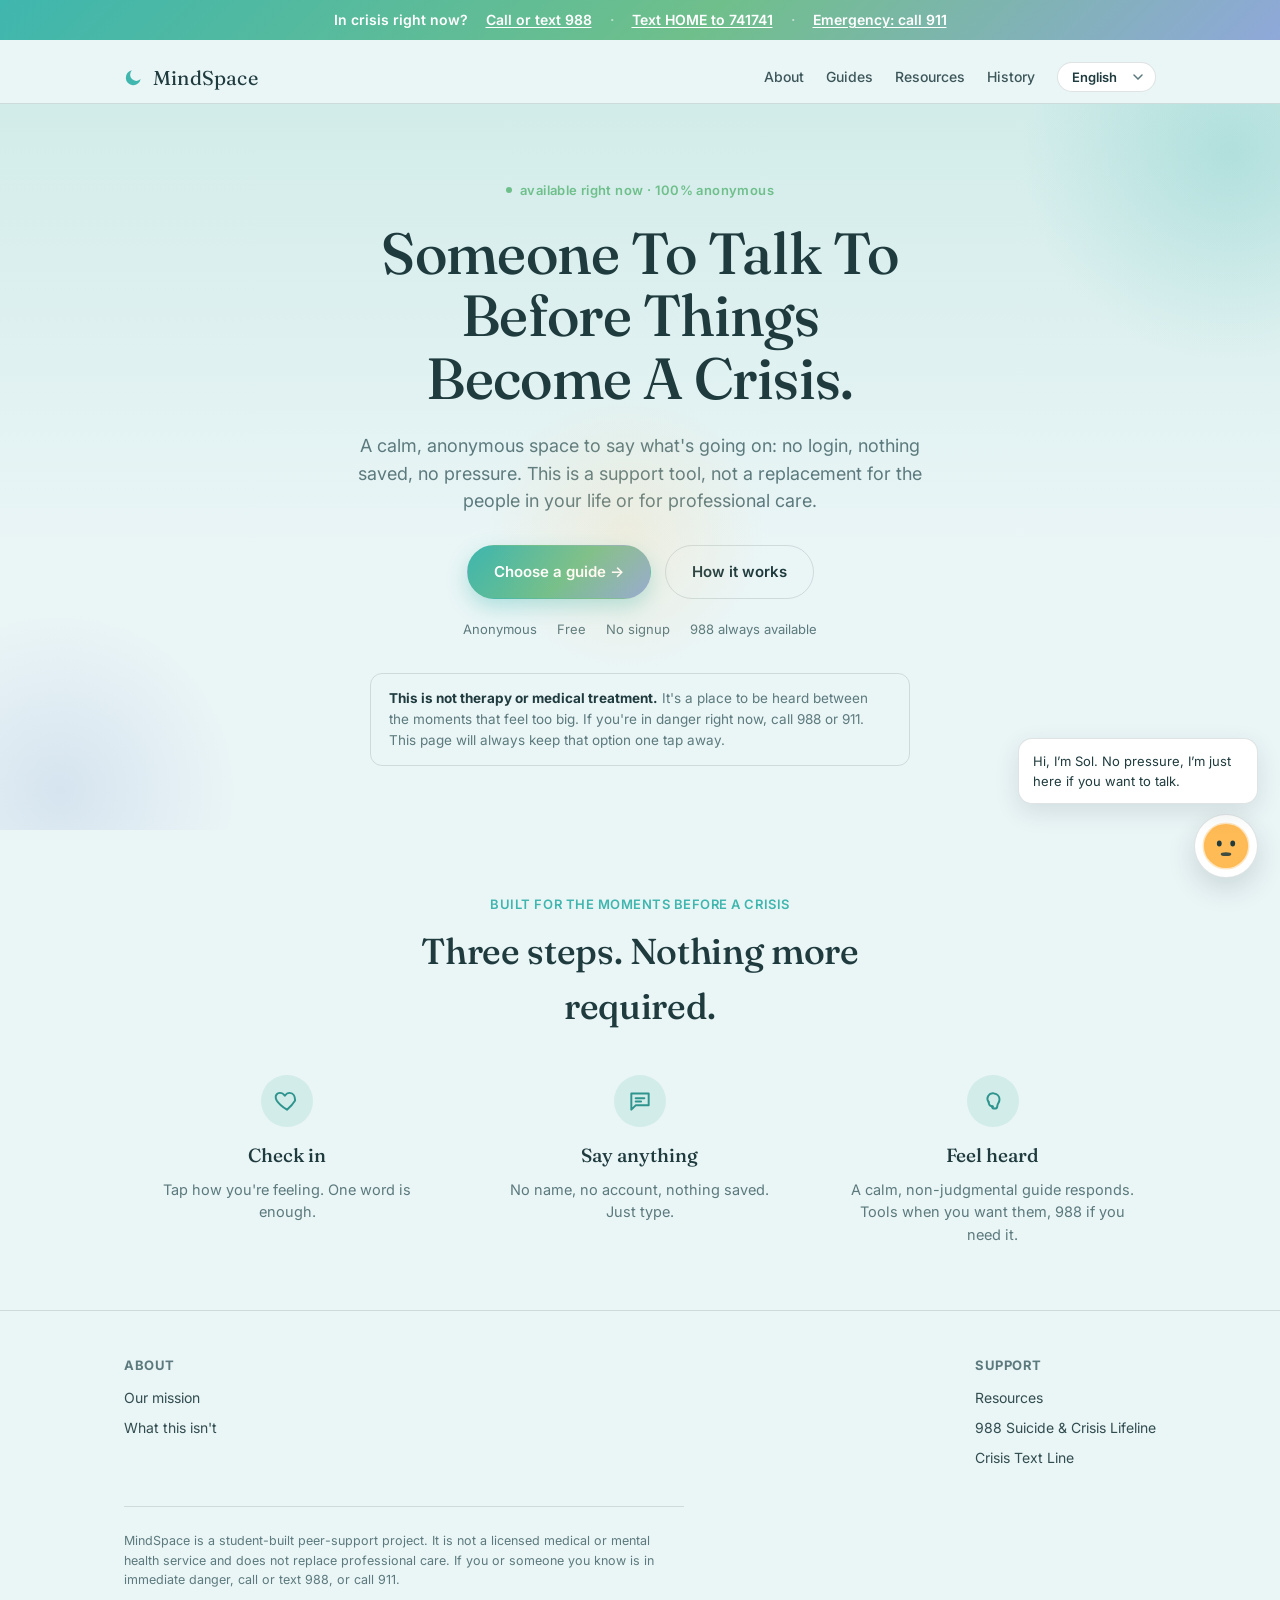
<file: index.html>
<!DOCTYPE html>
<html lang="en">
<head>
<meta charset="UTF-8">
<meta name="viewport" content="width=device-width, initial-scale=1.0">
<title>MindSpace · Someone To Talk To Before Things Become A Crisis</title>
<meta name="description" content="Anonymous peer-style support for teens, before things become a crisis. Not therapy. Always honest about what it is.">
<link rel="preconnect" href="https://fonts.googleapis.com">
<link href="https://fonts.googleapis.com/css2?family=Fraunces:opsz,wght@9..144,400;9..144,500;9..144,600&family=Inter:wght@400;500;600;700&display=swap" rel="stylesheet">
<link rel="stylesheet" href="assets/avatar.css">
<style>
  :root{
  --night:#EAF5F6;
  --night-2:#FFFFFF;
  --night-3:#D2ECEA;
  --sand:#1F3B3E;
  --sand-dim:#5C7A7D;
  --amber:#3FB6AE;
  --amber-deep:#2E948D;
  --sage:#6FBF8B;
  --lavender:#8FA8D9;
  --sun:#FFC978;
  --line:rgba(31,59,62,0.14);
  --grad:linear-gradient(135deg, var(--amber) 0%, var(--sage) 55%, var(--lavender) 100%);
  --radius:18px;
  --font-display:'Fraunces', Georgia, serif;
  --font-body:'Inter', -apple-system, BlinkMacSystemFont, sans-serif;
}
  *{box-sizing:border-box;}
  html{scroll-behavior:smooth;}
  body{
    margin:0;
    background:var(--night);
    color:var(--sand);
    font-family:var(--font-body);
    line-height:1.55;
    -webkit-font-smoothing:antialiased;
  }
  a{color:inherit;}
  img,svg{max-width:100%;display:block;}
  .wrap{max-width:1080px;margin:0 auto;padding:0 24px;}

  /* ---------- persistent crisis bar ---------- */
  .crisis-bar{
    position:sticky; top:0; z-index:100;
    background:var(--grad);
    color:#fff;
    font-family:var(--font-body);
    font-weight:600;
    font-size:14px;
  }
  .crisis-bar .wrap{
    display:flex; flex-wrap:wrap; align-items:center; justify-content:center;
    gap:6px 18px; padding:9px 24px; text-align:center;
  }
  .crisis-bar a{ text-decoration:underline; text-underline-offset:2px; white-space:nowrap;}
  .crisis-bar .sep{opacity:.55; display:inline-block;}

  /* ---------- nav ---------- */
  header.site{
    padding:22px 0 10px;
    border-bottom:1px solid var(--line);
  }
  nav.site{
    display:flex; align-items:center; justify-content:space-between; flex-wrap:wrap; gap:14px;
  }
  .logo{
    display:flex; align-items:center; gap:9px;
    font-family:var(--font-display); font-size:20px; letter-spacing:.01em; text-decoration:none;
  }
  .logo .moon{width:20px;height:20px;flex:none;}
  .nav-links{display:flex; align-items:center; gap:22px; font-size:14px; font-weight:500;}
  .nav-links a{text-decoration:none; opacity:.85;}
  .nav-links a:hover{opacity:1;}
  #lang-select{
    background:var(--night-2); border:1px solid var(--line); color:var(--sand);
    border-radius:999px; padding:6px 30px 6px 14px; font-family:var(--font-body); font-size:13px; font-weight:600;
    cursor:pointer; appearance:none;
    background-image:url("data:image/svg+xml,%3Csvg xmlns='http://www.w3.org/2000/svg' width='10' height='6'%3E%3Cpath d='M1 1l4 4 4-4' stroke='%235C7A7D' stroke-width='1.5' fill='none' stroke-linecap='round'/%3E%3C/svg%3E");
    background-repeat:no-repeat; background-position:right 12px center;
  }
  #lang-select:hover{border-color:var(--amber); color:var(--amber);}
  #lang-select:focus-visible{outline:2px solid var(--amber); outline-offset:2px;}
  .lang-beta-note{
    font-size:12px; color:var(--sand-dim); margin-top:8px; padding:8px 12px;
    border:1px dashed var(--line); border-radius:10px; max-width:44ch;
  }
  .lang-beta-note[hidden]{display:none;}

  /* ---------- hero ---------- */
  .hero{
    padding:76px 0 64px; position:relative; overflow:hidden;
    background:linear-gradient(180deg, var(--night-3) 0%, var(--night) 62%);
    text-align:center;
  }
  .hero .wrap{display:flex; flex-direction:column; align-items:center;}
  .hero::before{
    content:"";
    position:absolute; top:-160px; right:-160px;
    width:420px; height:420px; border-radius:50%;
    background:radial-gradient(circle, rgba(63,182,174,0.24), transparent 70%);
    pointer-events:none;
  }
  .hero::after{
    content:"";
    position:absolute; bottom:-140px; left:-120px;
    width:360px; height:360px; border-radius:50%;
    background:radial-gradient(circle, rgba(143,168,217,0.22), transparent 70%);
    pointer-events:none;
  }
  .hero-glow-3{
    position:absolute; top:40%; left:38%;
    width:280px; height:280px; border-radius:50%;
    background:radial-gradient(circle, rgba(255,201,120,0.18), transparent 70%);
    pointer-events:none;
  }
  .eyebrow{
    display:inline-flex; align-items:center; gap:8px;
    font-size:13px; font-weight:600; color:var(--sage); letter-spacing:.03em;
    margin-bottom:22px;
  }
  .eyebrow .dot{width:6px;height:6px;border-radius:50%;background:var(--sage);}
  h1{
    font-family:var(--font-display); font-weight:500;
    font-size:clamp(34px, 5.4vw, 58px); line-height:1.08; letter-spacing:-.01em;
    margin:0 0 22px; max-width:15ch; margin-left:auto; margin-right:auto;
  }
  .hero p.lede{
    font-size:18px; color:var(--sand-dim); max-width:52ch; margin:0 auto 30px;
  }
  .hero-ctas{display:flex; flex-wrap:wrap; justify-content:center; gap:14px; margin-bottom:20px;}
  .btn{
    display:inline-flex; align-items:center; gap:8px;
    padding:14px 26px; border-radius:999px; font-weight:600; font-size:15px;
    text-decoration:none; border:1px solid transparent; cursor:pointer;
    font-family:var(--font-body);
  }
  .btn-primary{background:var(--grad); color:#fff; box-shadow:0 8px 20px rgba(63,182,174,0.35);}
  .btn-primary:hover{background:var(--amber-deep);}
  .btn-ghost{border-color:var(--line); color:var(--sand);}
  .btn-ghost:hover{border-color:var(--sand-dim);}
  .hero-tags{display:flex; flex-wrap:wrap; justify-content:center; gap:10px 20px; font-size:13px; color:var(--sand-dim);}
  .hero-disclaimer{
    margin:34px auto 0; padding:14px 18px; border:1px solid var(--line); border-radius:12px;
    font-size:13.5px; color:var(--sand-dim); max-width:60ch; text-align:left;
  }
  .hero-disclaimer strong{color:var(--sand);}

  /* ---------- section shell ---------- */
  section{padding:64px 0; text-align:center;}
  .section-head{max-width:56ch; margin:0 auto 40px;}
  .section-eyebrow{font-size:13px; font-weight:600; color:var(--amber); letter-spacing:.04em; text-transform:uppercase; margin-bottom:10px;}
  h2{font-family:var(--font-display); font-weight:500; font-size:clamp(26px,3.4vw,36px); margin:0 0 12px; letter-spacing:-.01em;}
  .section-head p{color:var(--sand-dim); font-size:16px; margin:0;}

  .btn:focus-visible{
    outline:2px solid var(--amber); outline-offset:2px;
  }

  /* ---------- how it works ---------- */
  .steps{display:grid; grid-template-columns:repeat(auto-fit,minmax(240px,1fr)); gap:26px;}
  .step{display:flex; flex-direction:column; align-items:center;}
  .step-icon{
    width:52px; height:52px; border-radius:50%; flex:none;
    background:var(--night-3); color:var(--amber-deep);
    display:flex; align-items:center; justify-content:center;
    margin-bottom:14px;
  }
  .step-icon svg{width:26px; height:26px;}
  .step h3{font-family:var(--font-display); font-weight:500; font-size:19px; margin:0 0 8px;}
  .step p{color:var(--sand-dim); font-size:14.5px; margin:0; max-width:32ch;}

  /* ---------- footer ---------- */
  footer{border-top:1px solid var(--line); padding:44px 0 40px;}
  footer .wrap{display:flex; flex-wrap:wrap; justify-content:space-between; gap:24px;}
  .foot-col h4{font-size:13px; text-transform:uppercase; letter-spacing:.04em; color:var(--sand-dim); margin:0 0 12px;}
  .foot-col a{display:block; text-decoration:none; font-size:14px; margin-bottom:8px; opacity:.9;}
  .foot-col a:hover{opacity:1; color:var(--amber);}
  .foot-legal{font-size:12.5px; color:var(--sand-dim); max-width:70ch; margin-top:30px; padding-top:24px; border-top:1px solid var(--line);}

  @media (prefers-reduced-motion: reduce){
    html{scroll-behavior:auto;}
    *{transition:none !important;}
  }

  /* ---------- floating greeter ---------- */
  .floating-guide{
    position:fixed; right:22px; bottom:22px; z-index:80;
    display:flex; flex-direction:column; align-items:flex-end; gap:10px;
    opacity:0; transform:translateY(16px) scale(0.9);
    transition:opacity .5s ease, transform .5s ease;
    pointer-events:none;
  }
  .floating-guide.show{ opacity:1; transform:translateY(0) scale(1); pointer-events:auto; }
  .floating-bubble{
    max-width:240px; background:var(--night-2); border:1px solid var(--line); border-radius:14px;
    padding:12px 14px; font-size:13px; color:var(--sand); box-shadow:0 8px 24px rgba(31,59,62,0.12);
    opacity:0; transform:translateY(6px); transition:opacity .35s ease, transform .35s ease;
  }
  .floating-bubble.show{ opacity:1; transform:translateY(0); }
  .floating-avatar-btn{
    background:var(--night-2); border:1px solid var(--line); border-radius:50%;
    width:64px; height:64px; padding:0; cursor:pointer;
    display:flex; align-items:center; justify-content:center;
    box-shadow:0 10px 28px rgba(31,59,62,0.16);
  }
  .floating-avatar-btn:hover{ border-color:var(--amber); }
  .floating-avatar-btn:focus-visible{ outline:2px solid var(--amber); outline-offset:3px; }
  @media (max-width:640px){ .floating-guide{ right:14px; bottom:14px; } }
  @media (prefers-reduced-motion: reduce){ .floating-guide, .floating-bubble{ transition:none !important; } }
</style>
</head>
<body>

  <!-- persistent crisis bar: intentionally the very first thing on the page, always visible -->
  <div class="crisis-bar" role="banner">
    <div class="wrap">
      <span data-i18n="crisis1">In crisis right now?</span>
      <a href="tel:988" data-i18n="crisis2">Call or text 988</a>
      <span class="sep">·</span>
      <a href="sms:741741&body=HOME" data-i18n="crisis3">Text HOME to 741741</a>
      <span class="sep">·</span>
      <a href="tel:911" data-i18n="crisis4">Emergency: call 911</a>
    </div>
  </div>

  <header class="site">
    <div class="wrap">
      <nav class="site">
        <a href="index.html" class="logo">
          <svg class="moon" viewBox="0 0 24 24" fill="none"><path d="M20 14.5A9 9 0 1 1 9.5 4a7 7 0 0 0 10.5 10.5Z" fill="#3FB6AE"/></svg>
          MindSpace
        </a>
        <div class="nav-links">
          <a href="about.html" data-i18n="nav_about">About</a>
          <a href="guides.html" data-i18n="nav_guides">Guides</a>
          <a href="resources.html" data-i18n="nav_resources">Resources</a>
          <a href="history.html" data-i18n="nav_history">History</a>
          <select id="lang-select" aria-label="Language"></select>
        </div>
      </nav>
    </div>
  </header>
  <div class="wrap"><p id="lang-beta-note" class="lang-beta-note" hidden></p></div>

  <main>
    <section class="hero">
      <div class="hero-glow-3"></div>
      <div class="wrap">
        <div class="eyebrow"><span class="dot"></span><span data-i18n="hero_eyebrow">available right now · 100% anonymous</span></div>
        <h1 data-i18n="hero_h1">Someone To Talk To Before Things Become A Crisis.</h1>
        <p class="lede" data-i18n="hero_lede">A calm, anonymous space to say what's going on: no login, nothing saved, no pressure. This is a support tool, not a replacement for the people in your life or for professional care.</p>
        <div class="hero-ctas">
          <a href="guides.html" class="btn btn-primary" data-i18n="cta_primary">Choose a guide →</a>
          <a href="#how" class="btn btn-ghost" data-i18n="cta_secondary">How it works</a>
        </div>
        <div class="hero-tags">
          <span data-i18n="tag1">Anonymous</span><span data-i18n="tag2">Free</span><span data-i18n="tag3">No signup</span><span data-i18n="tag4">988 always available</span>
        </div>
        <div class="hero-disclaimer">
          <strong data-i18n="disc_strong">This is not therapy or medical treatment.</strong>
          <span data-i18n="disc_rest"> It's a place to be heard between the moments that feel too big. If you're in danger right now, call 988 or 911. This page will always keep that option one tap away.</span>
        </div>
      </div>
    </section>

    <section id="how">
      <div class="wrap">
        <div class="section-head">
          <div class="section-eyebrow" data-i18n="how_eyebrow">Built for the moments before a crisis</div>
          <h2 data-i18n="how_h2">Three steps. Nothing more required.</h2>
        </div>
        <div class="steps">
          <div class="step">
            <div class="step-icon" aria-hidden="true">
              <svg viewBox="0 0 24 24" fill="none" stroke="currentColor" stroke-width="1.8" stroke-linecap="round" stroke-linejoin="round"><path d="M12 20s-7-4.35-9.5-8.5C.5 8 2 4.5 5.5 4.5c2 0 3.5 1.2 4.5 2.7C11 5.7 12.5 4.5 14.5 4.5 18 4.5 19.5 8 19.5 11.5 17 15.65 12 20 12 20Z"/></svg>
            </div>
            <h3 data-i18n="step1_h">Check in</h3>
            <p data-i18n="step1_p">Tap how you're feeling. One word is enough.</p>
          </div>
          <div class="step">
            <div class="step-icon" aria-hidden="true">
              <svg viewBox="0 0 24 24" fill="none" stroke="currentColor" stroke-width="1.8" stroke-linecap="round" stroke-linejoin="round"><path d="M4 5h16v11H8l-4 4V5Z"/><path d="M8 9.5h8M8 12.5h5"/></svg>
            </div>
            <h3 data-i18n="step2_h">Say anything</h3>
            <p data-i18n="step2_p">No name, no account, nothing saved. Just type.</p>
          </div>
          <div class="step">
            <div class="step-icon" aria-hidden="true">
              <svg viewBox="0 0 24 24" fill="none" stroke="currentColor" stroke-width="1.8" stroke-linecap="round" stroke-linejoin="round"><path d="M8 13a5 5 0 0 1 5-8 5.5 5.5 0 0 1 5 5.5c0 3-2 4-2 6a2.5 2.5 0 0 1-5 0"/><path d="M8 13c0 3 2 4 4 4"/></svg>
            </div>
            <h3 data-i18n="step3_h">Feel heard</h3>
            <p data-i18n="step3_p">A calm, non-judgmental guide responds. Tools when you want them, 988 if you need it.</p>
          </div>
        </div>
      </div>
    </section>
  </main>

  <footer>
    <div class="wrap">
      <div class="foot-col">
        <h4 data-i18n="foot_about">About</h4>
        <a href="about.html" data-i18n="foot_mission">Our mission</a>
        <a href="about.html#not" data-i18n="foot_notwhat">What this isn't</a>
      </div>
      <div class="foot-col">
        <h4 data-i18n="foot_support">Support</h4>
        <a href="resources.html" data-i18n="foot_resources">Resources</a>
        <a href="tel:988">988 Suicide & Crisis Lifeline</a>
        <a href="sms:741741&body=HOME">Crisis Text Line</a>
      </div>
    </div>
    <div class="wrap">
      <p class="foot-legal" data-i18n="foot_legal">MindSpace is a student-built peer-support project. It is not a licensed medical or mental health service and does not replace professional care. If you or someone you know is in immediate danger, call or text 988, or call 911.</p>
    </div>
  </footer>

  <div class="floating-guide" id="floating-guide">
    <div class="floating-bubble" id="floating-bubble"></div>
    <button type="button" class="floating-avatar-btn" id="floating-avatar-btn" aria-label="Choose a guide"></button>
  </div>

<script src="assets/guides.js"></script>
<script src="assets/avatar.js"></script>
<script src="assets/i18n.js"></script>
<script>
const { GUIDES } = window.MindspaceGuides;
const { LANGS, t, langMeta } = window.MindspaceI18n;

let currentLang = localStorage.getItem('mindspace_lang') || 'en';

/* ---------------- language select ---------------- */
const langSelect = document.getElementById('lang-select');
langSelect.innerHTML = LANGS.map(l => `<option value="${l.code}">${l.label}</option>`).join('');
langSelect.value = currentLang;
langSelect.addEventListener('change', ()=>{
  currentLang = langSelect.value;
  localStorage.setItem('mindspace_lang', currentLang);
  applyLang();
});

/* ---------------- language application ---------------- */
function applyLang(){
  document.querySelectorAll('[data-i18n]').forEach(el=>{
    el.textContent = t(currentLang, el.getAttribute('data-i18n'));
  });
  document.documentElement.lang = currentLang;
  const note = document.getElementById('lang-beta-note');
  const meta = langMeta(currentLang);
  if(meta.reviewed){
    note.hidden = true;
  } else {
    note.hidden = false;
    note.textContent = t(currentLang, 'lang_beta_note');
  }
  langSelect.value = currentLang;
  renderFloatingGuide();
}

/* ---------------- floating greeter ---------------- */
const floatingWrap = document.getElementById('floating-guide');
const floatingBubble = document.getElementById('floating-bubble');
const floatingBtn = document.getElementById('floating-avatar-btn');
const floatingGuideChoice = GUIDES[Math.floor(Math.random() * GUIDES.length)];

function renderFloatingGuide(){
  floatingBtn.innerHTML = window.MindspaceAvatar.render(floatingGuideChoice, 48, { bob:true });
  floatingBubble.textContent = t(currentLang, 'voice_preview_greeting', { name: floatingGuideChoice.name[currentLang] });
}

floatingBtn.addEventListener('click', ()=>{
  window.location.href = 'guides.html';
});

renderFloatingGuide();
setTimeout(()=>{
  floatingWrap.classList.add('show');
  setTimeout(()=> floatingBubble.classList.add('show'), 300);
}, 500);
// Bubble stays but fades its emphasis after a while so it doesn't nag —
// still fully visible/clickable, just no longer animating in.
setTimeout(()=> floatingBubble.classList.remove('show'), 9000);

applyLang();
</script>
</body>
</html>
</file>
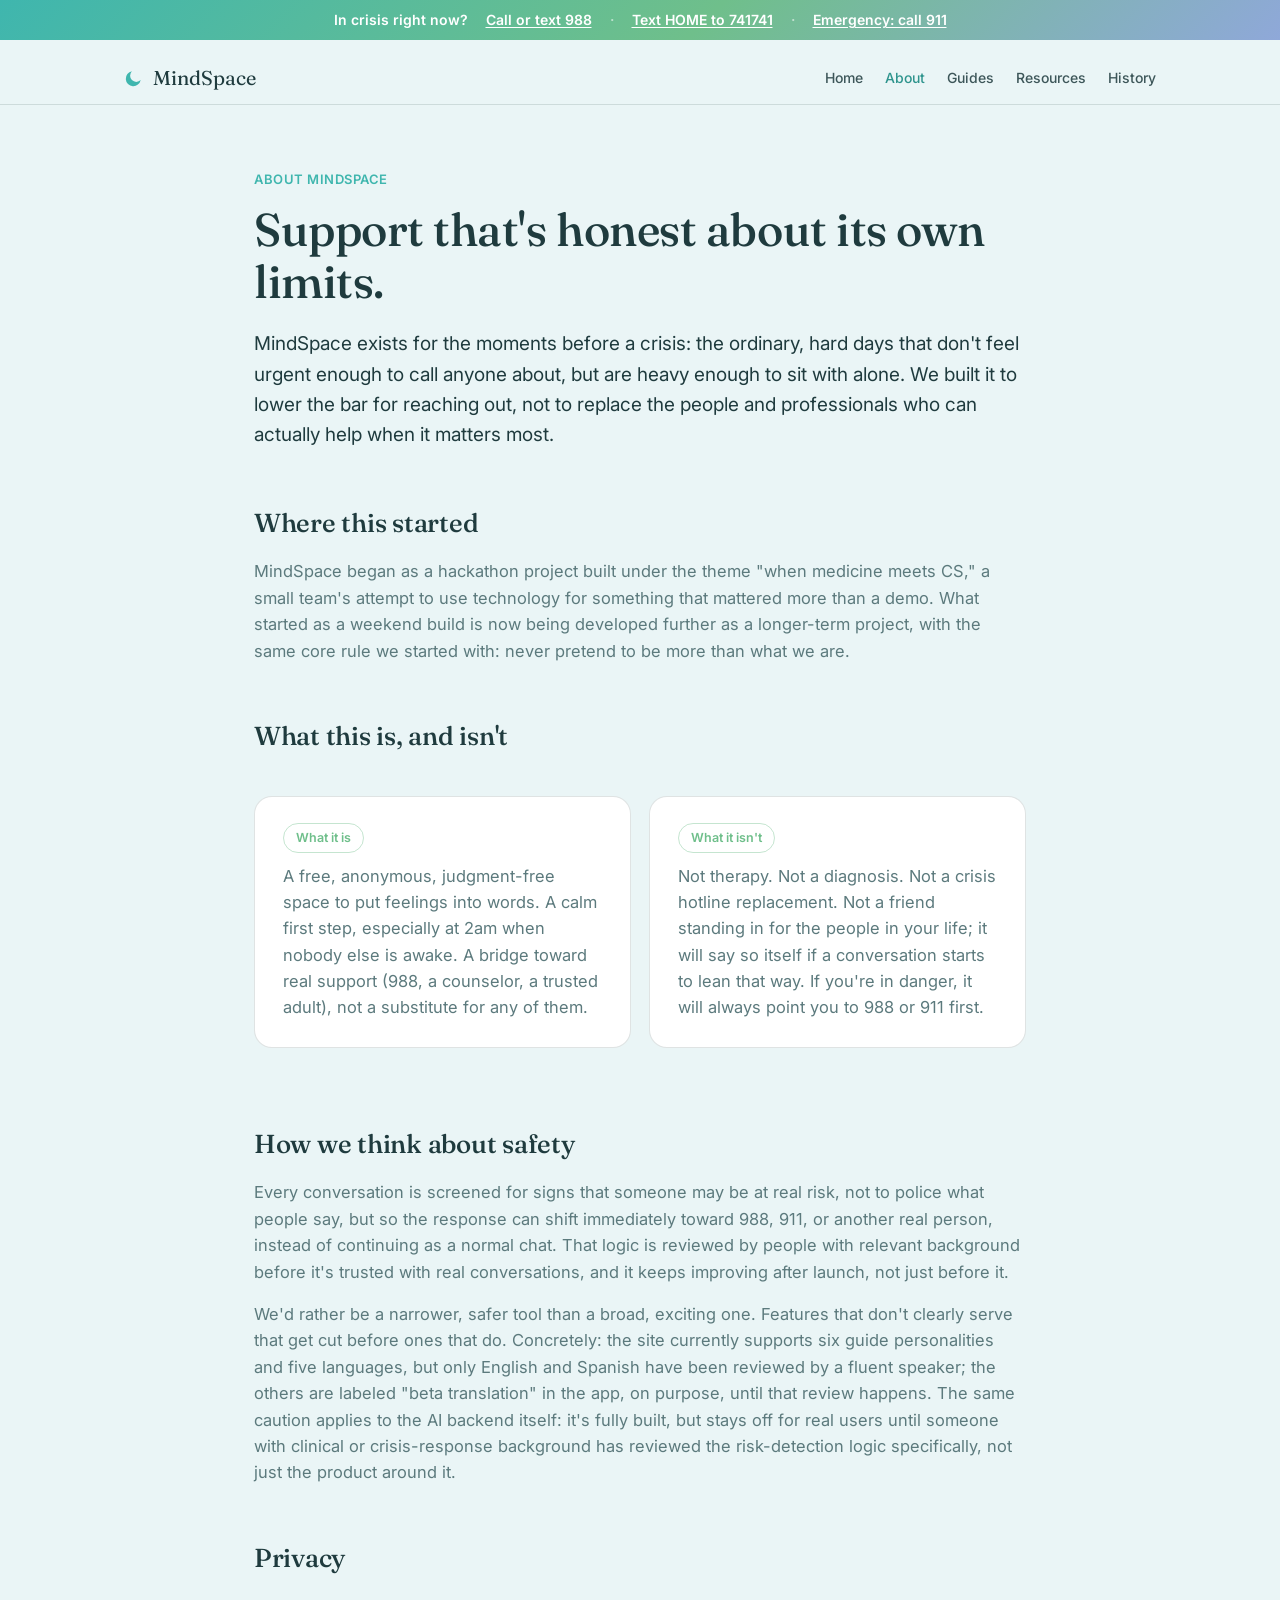
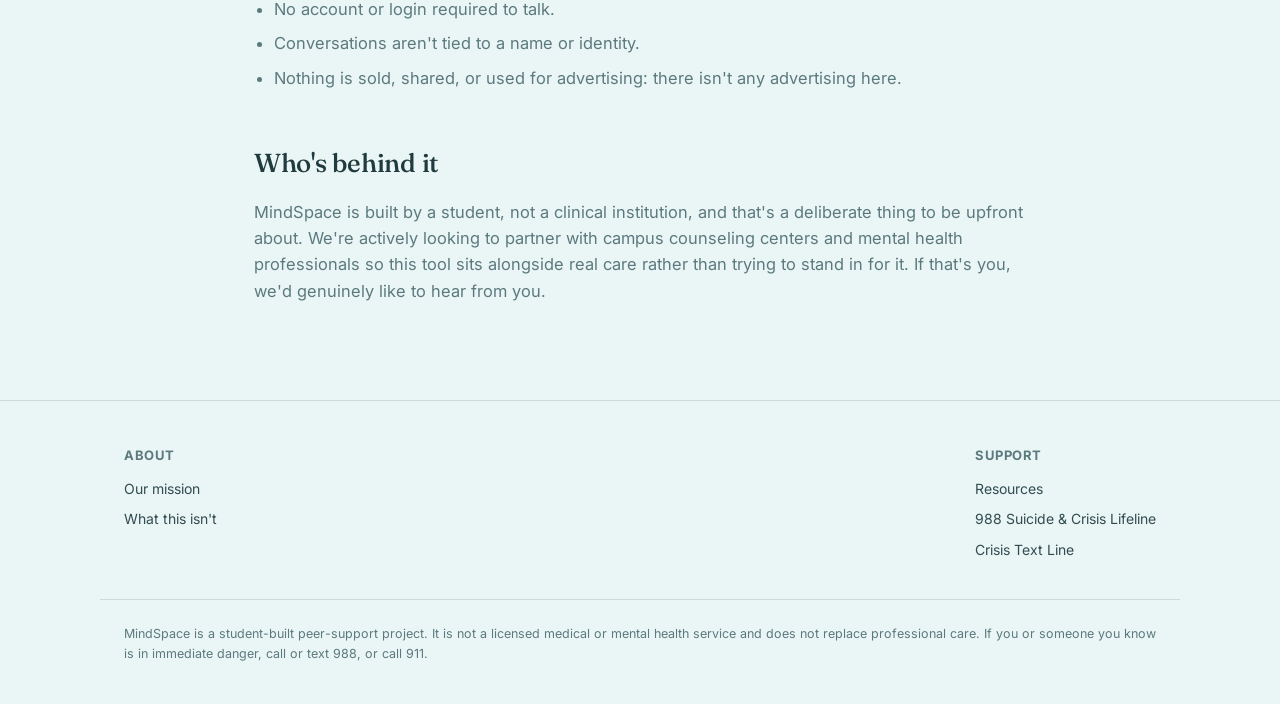
<file: about.html>
<!DOCTYPE html>
<html lang="en">
<head>
<meta charset="UTF-8">
<meta name="viewport" content="width=device-width, initial-scale=1.0">
<title>About · MindSpace</title>
<meta name="description" content="What MindSpace is, what it isn't, and the safety approach behind it.">
<link rel="preconnect" href="https://fonts.googleapis.com">
<link href="https://fonts.googleapis.com/css2?family=Fraunces:opsz,wght@9..144,400;9..144,500;9..144,600&family=Inter:wght@400;500;600;700&display=swap" rel="stylesheet">
<style>
  :root{
  --night:#EAF5F6;
  --night-2:#FFFFFF;
  --night-3:#D2ECEA;
  --sand:#1F3B3E;
  --sand-dim:#5C7A7D;
  --amber:#3FB6AE;
  --amber-deep:#2E948D;
  --sage:#6FBF8B;
  --lavender:#8FA8D9;
  --sun:#FFC978;
  --line:rgba(31,59,62,0.14);
  --grad:linear-gradient(135deg, var(--amber) 0%, var(--sage) 55%, var(--lavender) 100%);
  --radius:18px;
  --font-display:'Fraunces', Georgia, serif;
  --font-body:'Inter', -apple-system, BlinkMacSystemFont, sans-serif;
}
  *{box-sizing:border-box;}
  body{margin:0; background:var(--night); color:var(--sand); font-family:var(--font-body); line-height:1.6; -webkit-font-smoothing:antialiased;}
  a{color:inherit;}
  .wrap{max-width:820px; margin:0 auto; padding:0 24px;}

  .crisis-bar{position:sticky; top:0; z-index:100; background:var(--grad); color:#fff; font-weight:600; font-size:14px;}
  .crisis-bar .wrap{max-width:1080px; display:flex; flex-wrap:wrap; align-items:center; justify-content:center; gap:6px 18px; padding:9px 24px; text-align:center;}
  .crisis-bar a{text-decoration:underline; text-underline-offset:2px; white-space:nowrap;}
  .crisis-bar .sep{opacity:.55;}

  header.site{padding:22px 0 10px; border-bottom:1px solid var(--line);}
  header.site .wrap{max-width:1080px; display:flex; align-items:center; justify-content:space-between; flex-wrap:wrap; gap:14px;}
  .logo{display:flex; align-items:center; gap:9px; font-family:var(--font-display); font-size:20px; text-decoration:none;}
  .logo svg{width:20px; height:20px;}
  .nav-links{display:flex; gap:22px; font-size:14px; font-weight:500;}
  .nav-links a{text-decoration:none; opacity:.85;}
  .nav-links a:hover{opacity:1;}
  .nav-links a[aria-current="page"]{opacity:1; color:var(--amber-deep);}

  main{padding:64px 0 40px;}
  .eyebrow{font-size:13px; font-weight:600; color:var(--amber); letter-spacing:.04em; text-transform:uppercase; margin-bottom:14px;}
  h1{font-family:var(--font-display); font-weight:500; font-size:clamp(32px,5vw,46px); line-height:1.12; margin:0 0 22px; letter-spacing:-.01em;}
  h2{font-family:var(--font-display); font-weight:500; font-size:26px; margin:52px 0 14px; letter-spacing:-.01em;}
  p{color:var(--sand-dim); font-size:16.5px; margin:0 0 16px;}
  p.lede{color:var(--sand); font-size:19px; margin-bottom:0;}
  ul{color:var(--sand-dim); font-size:16.5px; padding-left:20px;}
  li{margin-bottom:8px;}
  .card{background:var(--night-2); border:1px solid var(--line); border-radius:var(--radius); padding:26px 28px; margin:24px 0;}
  .card p{margin:0;}
  .card strong{color:var(--sand);}
  .grid-2{display:grid; grid-template-columns:1fr 1fr; gap:18px;}
  @media (max-width:640px){.grid-2{grid-template-columns:1fr;}}
  .pill{display:inline-block; font-size:12.5px; font-weight:600; color:var(--sage); border:1px solid rgba(111,191,139,0.4); border-radius:999px; padding:4px 12px; margin-bottom:10px;}

  footer{border-top:1px solid var(--line); padding:44px 0 40px; margin-top:40px;}
  footer .wrap{max-width:1080px; display:flex; flex-wrap:wrap; justify-content:space-between; gap:24px;}
  .foot-col h4{font-size:13px; text-transform:uppercase; letter-spacing:.04em; color:var(--sand-dim); margin:0 0 12px;}
  .foot-col a{display:block; text-decoration:none; font-size:14px; margin-bottom:8px; opacity:.9;}
  .foot-col a:hover{opacity:1; color:var(--amber);}
  .foot-legal{max-width:1080px; margin:30px auto 0; padding:24px 24px 0; font-size:12.5px; color:var(--sand-dim); border-top:1px solid var(--line);}

  @media (prefers-reduced-motion: reduce){ *{transition:none !important;} }
</style>
</head>
<body>

  <div class="crisis-bar" role="banner">
    <div class="wrap">
      <span>In crisis right now?</span>
      <a href="tel:988">Call or text 988</a>
      <span class="sep">·</span>
      <a href="sms:741741&body=HOME">Text HOME to 741741</a>
      <span class="sep">·</span>
      <a href="tel:911">Emergency: call 911</a>
    </div>
  </div>

  <header class="site">
    <div class="wrap">
      <a href="index.html" class="logo">
        <svg viewBox="0 0 24 24" fill="none"><path d="M20 14.5A9 9 0 1 1 9.5 4a7 7 0 0 0 10.5 10.5Z" fill="#3FB6AE"/></svg>
        MindSpace
      </a>
      <div class="nav-links">
        <a href="index.html">Home</a>
        <a href="about.html" aria-current="page">About</a>
        <a href="guides.html">Guides</a>
        <a href="resources.html">Resources</a>
        <a href="history.html">History</a>
      </div>
    </div>
  </header>

  <main>
    <div class="wrap">
      <div class="eyebrow">About MindSpace</div>
      <h1>Support that's honest about its own limits.</h1>
      <p class="lede">MindSpace exists for the moments before a crisis: the ordinary, hard days that don't feel urgent enough to call anyone about, but are heavy enough to sit with alone. We built it to lower the bar for reaching out, not to replace the people and professionals who can actually help when it matters most.</p>

      <h2>Where this started</h2>
      <p>MindSpace began as a hackathon project built under the theme "when medicine meets CS," a small team's attempt to use technology for something that mattered more than a demo. What started as a weekend build is now being developed further as a longer-term project, with the same core rule we started with: never pretend to be more than what we are.</p>

      <h2 id="not">What this is, and isn't</h2>
      <div class="grid-2">
        <div class="card">
          <span class="pill">What it is</span>
          <p>A free, anonymous, judgment-free space to put feelings into words. A calm first step, especially at 2am when nobody else is awake. A bridge toward real support (988, a counselor, a trusted adult), not a substitute for any of them.</p>
        </div>
        <div class="card">
          <span class="pill">What it isn't</span>
          <p>Not therapy. Not a diagnosis. Not a crisis hotline replacement. Not a friend standing in for the people in your life; it will say so itself if a conversation starts to lean that way. If you're in danger, it will always point you to 988 or 911 first.</p>
        </div>
      </div>

      <h2>How we think about safety</h2>
      <p>Every conversation is screened for signs that someone may be at real risk, not to police what people say, but so the response can shift immediately toward 988, 911, or another real person, instead of continuing as a normal chat. That logic is reviewed by people with relevant background before it's trusted with real conversations, and it keeps improving after launch, not just before it.</p>
      <p>We'd rather be a narrower, safer tool than a broad, exciting one. Features that don't clearly serve that get cut before ones that do. Concretely: the site currently supports six guide personalities and five languages, but only English and Spanish have been reviewed by a fluent speaker; the others are labeled "beta translation" in the app, on purpose, until that review happens. The same caution applies to the AI backend itself: it's fully built, but stays off for real users until someone with clinical or crisis-response background has reviewed the risk-detection logic specifically, not just the product around it.</p>

      <h2>Privacy</h2>
      <ul>
        <li>No account or login required to talk.</li>
        <li>Conversations aren't tied to a name or identity.</li>
        <li>Nothing is sold, shared, or used for advertising: there isn't any advertising here.</li>
      </ul>

      <h2>Who's behind it</h2>
      <p>MindSpace is built by a student, not a clinical institution, and that's a deliberate thing to be upfront about. We're actively looking to partner with campus counseling centers and mental health professionals so this tool sits alongside real care rather than trying to stand in for it. If that's you, we'd genuinely like to hear from you.</p>
    </div>
  </main>

  <footer>
    <div class="wrap">
      <div class="foot-col">
        <h4>About</h4>
        <a href="about.html">Our mission</a>
        <a href="about.html#not">What this isn't</a>
      </div>
      <div class="foot-col">
        <h4>Support</h4>
        <a href="resources.html">Resources</a>
        <a href="tel:988">988 Suicide & Crisis Lifeline</a>
        <a href="sms:741741&body=HOME">Crisis Text Line</a>
      </div>
    </div>
    <p class="foot-legal">MindSpace is a student-built peer-support project. It is not a licensed medical or mental health service and does not replace professional care. If you or someone you know is in immediate danger, call or text 988, or call 911.</p>
  </footer>

</body>
</html>
</file>
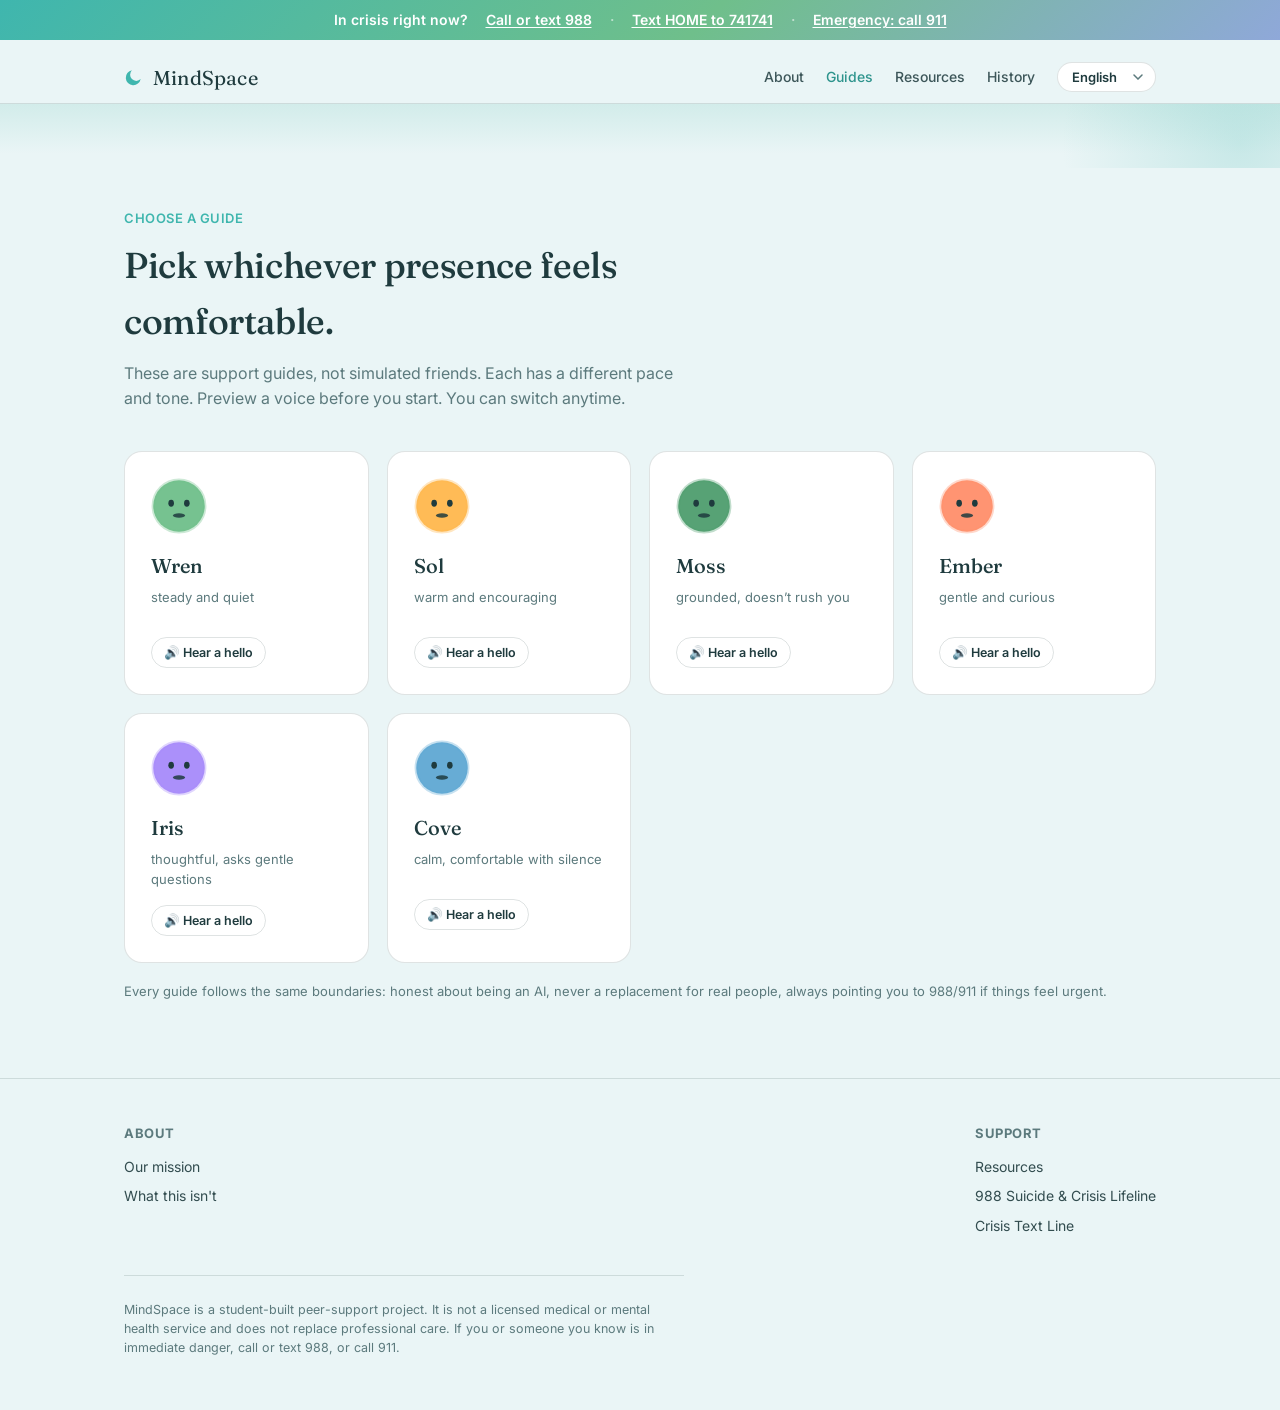
<file: guides.html>
<!DOCTYPE html>
<html lang="en">
<head>
<meta charset="UTF-8">
<meta name="viewport" content="width=device-width, initial-scale=1.0">
<title>Choose a guide · MindSpace</title>
<meta name="description" content="Pick a support guide and preview their voice before you start talking.">
<link rel="preconnect" href="https://fonts.googleapis.com">
<link href="https://fonts.googleapis.com/css2?family=Fraunces:opsz,wght@9..144,400;9..144,500;9..144,600&family=Inter:wght@400;500;600;700&display=swap" rel="stylesheet">
<link rel="stylesheet" href="assets/avatar.css">
<style>
  :root{
  --night:#EAF5F6;
  --night-2:#FFFFFF;
  --night-3:#D2ECEA;
  --sand:#1F3B3E;
  --sand-dim:#5C7A7D;
  --amber:#3FB6AE;
  --amber-deep:#2E948D;
  --sage:#6FBF8B;
  --lavender:#8FA8D9;
  --sun:#FFC978;
  --line:rgba(31,59,62,0.14);
  --grad:linear-gradient(135deg, var(--amber) 0%, var(--sage) 55%, var(--lavender) 100%);
  --radius:18px;
  --font-display:'Fraunces', Georgia, serif;
  --font-body:'Inter', -apple-system, BlinkMacSystemFont, sans-serif;
}
  *{box-sizing:border-box;}
  html{scroll-behavior:smooth;}
  body{
    margin:0;
    background:var(--night);
    color:var(--sand);
    font-family:var(--font-body);
    line-height:1.55;
    -webkit-font-smoothing:antialiased;
  }
  a{color:inherit;}
  img,svg{max-width:100%;display:block;}
  .wrap{max-width:1080px;margin:0 auto;padding:0 24px;}

  /* ---------- persistent crisis bar ---------- */
  .crisis-bar{
    position:sticky; top:0; z-index:100;
    background:var(--grad);
    color:#fff;
    font-family:var(--font-body);
    font-weight:600;
    font-size:14px;
  }
  .crisis-bar .wrap{
    display:flex; flex-wrap:wrap; align-items:center; justify-content:center;
    gap:6px 18px; padding:9px 24px; text-align:center;
  }
  .crisis-bar a{ text-decoration:underline; text-underline-offset:2px; white-space:nowrap;}
  .crisis-bar .sep{opacity:.55; display:inline-block;}

  /* ---------- nav ---------- */
  header.site{
    padding:22px 0 10px;
    border-bottom:1px solid var(--line);
  }
  nav.site{
    display:flex; align-items:center; justify-content:space-between; flex-wrap:wrap; gap:14px;
  }
  .logo{
    display:flex; align-items:center; gap:9px;
    font-family:var(--font-display); font-size:20px; letter-spacing:.01em; text-decoration:none;
  }
  .logo .moon{width:20px;height:20px;flex:none;}
  .nav-links{display:flex; align-items:center; gap:22px; font-size:14px; font-weight:500;}
  .nav-links a{text-decoration:none; opacity:.85;}
  .nav-links a:hover{opacity:1;}
  .nav-links a[aria-current="page"]{opacity:1; color:var(--amber-deep);}
  #lang-select{
    background:var(--night-2); border:1px solid var(--line); color:var(--sand);
    border-radius:999px; padding:6px 30px 6px 14px; font-family:var(--font-body); font-size:13px; font-weight:600;
    cursor:pointer; appearance:none;
    background-image:url("data:image/svg+xml,%3Csvg xmlns='http://www.w3.org/2000/svg' width='10' height='6'%3E%3Cpath d='M1 1l4 4 4-4' stroke='%235C7A7D' stroke-width='1.5' fill='none' stroke-linecap='round'/%3E%3C/svg%3E");
    background-repeat:no-repeat; background-position:right 12px center;
  }
  #lang-select:hover{border-color:var(--amber); color:var(--amber);}
  #lang-select:focus-visible{outline:2px solid var(--amber); outline-offset:2px;}
  .lang-beta-note{
    font-size:12px; color:var(--sand-dim); margin-top:8px; padding:8px 12px;
    border:1px dashed var(--line); border-radius:10px; max-width:44ch;
  }
  .lang-beta-note[hidden]{display:none;}

  /* ---------- page intro ---------- */
  .page-intro{
    padding:56px 0 8px; position:relative; overflow:hidden;
    background:linear-gradient(180deg, var(--night-3) 0%, var(--night) 78%);
  }
  .page-intro::before{
    content:"";
    position:absolute; top:-140px; right:-140px;
    width:360px; height:360px; border-radius:50%;
    background:radial-gradient(circle, rgba(63,182,174,0.20), transparent 70%);
    pointer-events:none;
  }

  /* ---------- section shell ---------- */
  section{padding:40px 0 64px;}
  .section-head{max-width:56ch; margin-bottom:40px; position:relative;}
  .section-eyebrow{font-size:13px; font-weight:600; color:var(--amber); letter-spacing:.04em; text-transform:uppercase; margin-bottom:10px;}
  h2{font-family:var(--font-display); font-weight:500; font-size:clamp(26px,3.4vw,36px); margin:0 0 12px; letter-spacing:-.01em;}
  .section-head p{color:var(--sand-dim); font-size:16px; margin:0;}

  /* ---------- companions ---------- */
  .companions{display:grid; grid-template-columns:repeat(auto-fit,minmax(220px,1fr)); gap:18px;}
  .companion{
    background:var(--night-2); border:1px solid var(--line); border-radius:var(--radius);
    padding:26px; text-align:left; cursor:pointer; color:var(--sand);
    transition:border-color .15s, transform .15s, box-shadow .15s; position:relative;
  }
  .companion:hover{border-color:var(--sand-dim); transform:translateY(-2px); box-shadow:0 12px 28px rgba(31,59,62,0.10);}
  .companion.selected{border-color:var(--amber); background:var(--night-3);}
  .companion.selected::after{
    content:"✓ chosen"; position:absolute; top:16px; right:16px;
    font-size:11px; font-weight:700; color:var(--amber); letter-spacing:.03em;
  }
  .companion .avatar-face{margin-bottom:16px;}
  .companion h3{font-family:var(--font-display); font-weight:500; font-size:20px; margin:0 0 6px;}
  .companion .vibe{font-size:13px; color:var(--sand-dim); margin:0 0 16px; min-height:34px;}
  .companion .preview-btn{
    display:inline-flex; align-items:center; gap:6px;
    background:transparent; border:1px solid var(--line); color:var(--sand);
    font-family:var(--font-body); font-size:12.5px; font-weight:600;
    padding:7px 12px; border-radius:999px; cursor:pointer;
  }
  .companion .preview-btn:hover{border-color:var(--amber); color:var(--amber);}
  .companion .preview-btn:focus-visible, .btn:focus-visible{
    outline:2px solid var(--amber); outline-offset:2px;
  }
  .companions-note{margin-top:18px; font-size:13px; color:var(--sand-dim);}
  .start-talking{margin-top:22px;}
  .start-talking[hidden]{display:none;}

  .btn{
    display:inline-flex; align-items:center; gap:8px;
    padding:14px 26px; border-radius:999px; font-weight:600; font-size:15px;
    text-decoration:none; border:1px solid transparent; cursor:pointer;
    font-family:var(--font-body);
  }
  .btn-primary{background:var(--grad); color:#fff; box-shadow:0 8px 20px rgba(63,182,174,0.35);}
  .btn-primary:hover{background:var(--amber-deep);}

  /* ---------- footer ---------- */
  footer{border-top:1px solid var(--line); padding:44px 0 40px;}
  footer .wrap{display:flex; flex-wrap:wrap; justify-content:space-between; gap:24px;}
  .foot-col h4{font-size:13px; text-transform:uppercase; letter-spacing:.04em; color:var(--sand-dim); margin:0 0 12px;}
  .foot-col a{display:block; text-decoration:none; font-size:14px; margin-bottom:8px; opacity:.9;}
  .foot-col a:hover{opacity:1; color:var(--amber);}
  .foot-legal{font-size:12.5px; color:var(--sand-dim); max-width:70ch; margin-top:30px; padding-top:24px; border-top:1px solid var(--line);}

  @media (prefers-reduced-motion: reduce){
    html{scroll-behavior:auto;}
    *{transition:none !important;}
  }
</style>
</head>
<body>

  <!-- persistent crisis bar: intentionally the very first thing on the page, always visible -->
  <div class="crisis-bar" role="banner">
    <div class="wrap">
      <span data-i18n="crisis1">In crisis right now?</span>
      <a href="tel:988" data-i18n="crisis2">Call or text 988</a>
      <span class="sep">·</span>
      <a href="sms:741741&body=HOME" data-i18n="crisis3">Text HOME to 741741</a>
      <span class="sep">·</span>
      <a href="tel:911" data-i18n="crisis4">Emergency: call 911</a>
    </div>
  </div>

  <header class="site">
    <div class="wrap">
      <nav class="site">
        <a href="index.html" class="logo">
          <svg class="moon" viewBox="0 0 24 24" fill="none"><path d="M20 14.5A9 9 0 1 1 9.5 4a7 7 0 0 0 10.5 10.5Z" fill="#3FB6AE"/></svg>
          MindSpace
        </a>
        <div class="nav-links">
          <a href="about.html" data-i18n="nav_about">About</a>
          <a href="guides.html" aria-current="page" data-i18n="nav_guides">Guides</a>
          <a href="resources.html" data-i18n="nav_resources">Resources</a>
          <a href="history.html" data-i18n="nav_history">History</a>
          <select id="lang-select" aria-label="Language"></select>
        </div>
      </nav>
    </div>
  </header>
  <div class="wrap"><p id="lang-beta-note" class="lang-beta-note" hidden></p></div>

  <div class="page-intro"></div>

  <main>
    <section id="companions">
      <div class="wrap">
        <div class="section-head">
          <div class="section-eyebrow" data-i18n="guides_eyebrow">Choose a guide</div>
          <h2 data-i18n="guides_h2">Pick whichever presence feels comfortable.</h2>
          <p data-i18n="guides_p">These are support guides, not simulated friends. Each has a different pace and tone. Preview a voice before you start. You can switch anytime.</p>
        </div>
        <div class="companions" id="companion-list"></div>
        <div id="start-talking" class="start-talking" hidden>
          <a id="start-talking-link" href="#" class="btn btn-primary" data-i18n="start_cta">Start talking with this guide →</a>
        </div>
        <p class="companions-note" data-i18n="guides_note">Every guide follows the same boundaries: honest about being an AI, never a replacement for real people, always pointing you to 988/911 if things feel urgent.</p>
      </div>
    </section>
  </main>

  <footer>
    <div class="wrap">
      <div class="foot-col">
        <h4 data-i18n="foot_about">About</h4>
        <a href="about.html" data-i18n="foot_mission">Our mission</a>
        <a href="about.html#not" data-i18n="foot_notwhat">What this isn't</a>
      </div>
      <div class="foot-col">
        <h4 data-i18n="foot_support">Support</h4>
        <a href="resources.html" data-i18n="foot_resources">Resources</a>
        <a href="tel:988">988 Suicide & Crisis Lifeline</a>
        <a href="sms:741741&body=HOME">Crisis Text Line</a>
      </div>
    </div>
    <div class="wrap">
      <p class="foot-legal" data-i18n="foot_legal">MindSpace is a student-built peer-support project. It is not a licensed medical or mental health service and does not replace professional care. If you or someone you know is in immediate danger, call or text 988, or call 911.</p>
    </div>
  </footer>

<script src="assets/guides.js"></script>
<script src="assets/avatar.js"></script>
<script src="assets/voices.js"></script>
<script src="assets/i18n.js"></script>
<script>
const { GUIDES } = window.MindspaceGuides;
const { LANGS, t, langMeta } = window.MindspaceI18n;

let currentLang = localStorage.getItem('mindspace_lang') || 'en';
let selectedCompanion = null;

/* ---------------- language select ---------------- */
const langSelect = document.getElementById('lang-select');
langSelect.innerHTML = LANGS.map(l => `<option value="${l.code}">${l.label}</option>`).join('');
langSelect.value = currentLang;
langSelect.addEventListener('change', ()=>{
  currentLang = langSelect.value;
  localStorage.setItem('mindspace_lang', currentLang);
  applyLang();
});

/* ---------------- companions ---------------- */
function renderCompanions(){
  const list = document.getElementById('companion-list');
  list.innerHTML = GUIDES.map(c => `
    <div class="companion${selectedCompanion===c.id?' selected':''}" data-id="${c.id}" role="button" tabindex="0" aria-pressed="${selectedCompanion===c.id}">
      ${window.MindspaceAvatar.render(c, 56)}
      <h3>${c.name[currentLang]}</h3>
      <p class="vibe">${c.vibe[currentLang]}</p>
      <button type="button" class="preview-btn" data-id="${c.id}">${t(currentLang,'preview_btn')}</button>
    </div>
  `).join('');

  list.querySelectorAll('.companion').forEach(el=>{
    el.addEventListener('click', (e)=>{
      if(e.target.closest('.preview-btn')) return;
      selectedCompanion = el.dataset.id;
      renderCompanions();
    });
    el.addEventListener('keypress', (e)=>{
      if(e.key==='Enter' || e.key===' '){ selectedCompanion = el.dataset.id; renderCompanions(); }
    });
  });
  list.querySelectorAll('.preview-btn').forEach(btn=>{
    btn.addEventListener('click', (e)=>{
      e.stopPropagation();
      previewVoice(btn.dataset.id);
    });
  });

  const startEl = document.getElementById('start-talking');
  const startLink = document.getElementById('start-talking-link');
  if(selectedCompanion){
    startEl.hidden = false;
    startLink.href = `chat.html?guide=${selectedCompanion}&lang=${currentLang}`;
  } else {
    startEl.hidden = true;
  }
}

function previewVoice(id){
  const c = GUIDES.find(x=>x.id===id);
  window.MindspaceAvatar.setTalking(document, id, true);
  if(!('speechSynthesis' in window)){
    setTimeout(()=>window.MindspaceAvatar.setTalking(document, id, false), 900);
    return;
  }
  const greeting = t(currentLang, 'voice_preview_greeting', { name: c.name[currentLang] });
  const utter = new SpeechSynthesisUtterance(greeting);
  utter.pitch = c.pitch;
  utter.rate = c.rate;
  utter.lang = langMeta(currentLang).speech;
  const matchedVoice = window.MindspaceVoices.pick(utter.lang, c.gender, c.id);
  if(matchedVoice) utter.voice = matchedVoice;
  utter.onend = () => window.MindspaceAvatar.setTalking(document, id, false);
  utter.onerror = () => window.MindspaceAvatar.setTalking(document, id, false);
  window.speechSynthesis.cancel();
  window.speechSynthesis.speak(utter);
}

// Voice lists load asynchronously in some browsers — kick off loading
// early so a preview click later gets real matches, not an empty list.
if('speechSynthesis' in window){
  window.speechSynthesis.getVoices();
}

/* ---------------- language application ---------------- */
function applyLang(){
  document.querySelectorAll('[data-i18n]').forEach(el=>{
    el.textContent = t(currentLang, el.getAttribute('data-i18n'));
  });
  document.documentElement.lang = currentLang;
  const note = document.getElementById('lang-beta-note');
  const meta = langMeta(currentLang);
  if(meta.reviewed){
    note.hidden = true;
  } else {
    note.hidden = false;
    note.textContent = t(currentLang, 'lang_beta_note');
  }
  langSelect.value = currentLang;
  renderCompanions();
}

applyLang();
</script>
</body>
</html>
</file>
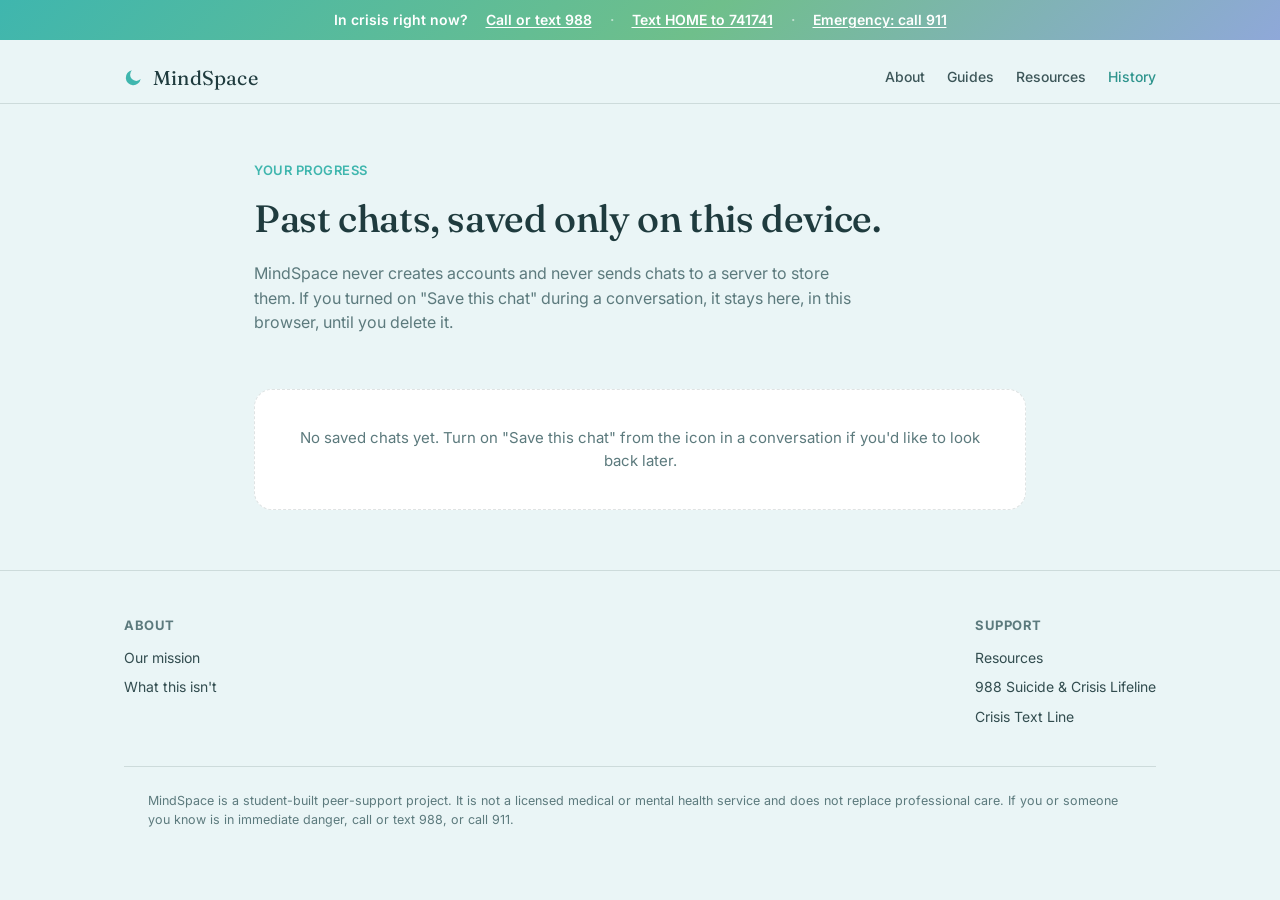
<file: history.html>
<!DOCTYPE html>
<html lang="en">
<head>
<meta charset="UTF-8">
<meta name="viewport" content="width=device-width, initial-scale=1.0">
<title>History · MindSpace</title>
<meta name="description" content="Chats you chose to save, kept only on this device: no account, no server.">
<link rel="preconnect" href="https://fonts.googleapis.com">
<link href="https://fonts.googleapis.com/css2?family=Fraunces:opsz,wght@9..144,400;9..144,500;9..144,600&family=Inter:wght@400;500;600;700&display=swap" rel="stylesheet">
<link rel="stylesheet" href="assets/avatar.css">
<style>
  :root{
  --night:#EAF5F6;
  --night-2:#FFFFFF;
  --night-3:#D2ECEA;
  --sand:#1F3B3E;
  --sand-dim:#5C7A7D;
  --amber:#3FB6AE;
  --amber-deep:#2E948D;
  --sage:#6FBF8B;
  --lavender:#8FA8D9;
  --sun:#FFC978;
  --line:rgba(31,59,62,0.14);
  --grad:linear-gradient(135deg, var(--amber) 0%, var(--sage) 55%, var(--lavender) 100%);
  --radius:18px;
  --font-display:'Fraunces', Georgia, serif;
  --font-body:'Inter', -apple-system, BlinkMacSystemFont, sans-serif;
}
  *{box-sizing:border-box;}
  html{scroll-behavior:smooth;}
  body{
    margin:0;
    background:var(--night);
    color:var(--sand);
    font-family:var(--font-body);
    line-height:1.55;
    -webkit-font-smoothing:antialiased;
  }
  a{color:inherit;}
  img,svg{max-width:100%;display:block;}
  .wrap{max-width:820px;margin:0 auto;padding:0 24px;}

  .crisis-bar{
    position:sticky; top:0; z-index:100;
    background:var(--grad); color:#fff;
    font-weight:600; font-size:14px;
  }
  .crisis-bar .wrap{
    max-width:1080px; display:flex; flex-wrap:wrap; align-items:center; justify-content:center;
    gap:6px 18px; padding:9px 24px; text-align:center;
  }
  .crisis-bar a{ text-decoration:underline; text-underline-offset:2px; white-space:nowrap;}
  .crisis-bar .sep{opacity:.55;}

  header.site{padding:22px 0 10px; border-bottom:1px solid var(--line);}
  header.site .wrap{max-width:1080px; display:flex; align-items:center; justify-content:space-between; flex-wrap:wrap; gap:14px;}
  .logo{display:flex; align-items:center; gap:9px; font-family:var(--font-display); font-size:20px; letter-spacing:.01em; text-decoration:none;}
  .logo .moon{width:20px;height:20px;flex:none;}
  .nav-links{display:flex; align-items:center; gap:22px; font-size:14px; font-weight:500;}
  .nav-links a{text-decoration:none; opacity:.85;}
  .nav-links a:hover{opacity:1;}
  .nav-links a[aria-current="page"]{opacity:1; color:var(--amber-deep);}

  main{padding:56px 0 40px;}
  .section-eyebrow{font-size:13px; font-weight:600; color:var(--amber); letter-spacing:.04em; text-transform:uppercase; margin-bottom:10px;}
  h1{font-family:var(--font-display); font-weight:500; font-size:clamp(28px,4vw,38px); margin:0 0 12px; letter-spacing:-.01em;}
  .lede{color:var(--sand-dim); font-size:16px; max-width:60ch; margin:0 0 36px;}

  .history-toolbar{display:flex; justify-content:flex-end; margin-bottom:18px;}
  .btn-clear{
    background:transparent; border:1px solid var(--line); color:var(--sand-dim);
    font-family:var(--font-body); font-size:13px; font-weight:600;
    padding:8px 16px; border-radius:999px; cursor:pointer;
  }
  .btn-clear:hover{border-color:var(--amber-deep); color:var(--amber-deep);}
  .btn-clear[hidden]{display:none;}

  .empty-state{
    background:var(--night-2); border:1px dashed var(--line); border-radius:var(--radius);
    padding:36px 28px; text-align:center; color:var(--sand-dim); font-size:15px;
  }

  .session-list{display:flex; flex-direction:column; gap:14px;}
  .session-card{
    background:var(--night-2); border:1px solid var(--line); border-radius:var(--radius);
    padding:20px 22px;
  }
  .session-top{display:flex; align-items:center; gap:14px; flex-wrap:wrap;}
  .session-avatar{flex:none;}
  .session-meta{flex:1; min-width:160px;}
  .session-meta h3{font-family:var(--font-display); font-weight:500; font-size:17px; margin:0 0 2px;}
  .session-meta .sub{font-size:12.5px; color:var(--sand-dim);}
  .session-actions{display:flex; gap:8px; flex-wrap:wrap;}
  .session-actions button, .session-actions a{
    font-family:var(--font-body); font-size:12.5px; font-weight:600;
    padding:7px 14px; border-radius:999px; cursor:pointer; text-decoration:none;
    border:1px solid var(--line); background:transparent; color:var(--sand);
  }
  .session-actions button:hover, .session-actions a:hover{border-color:var(--amber); color:var(--amber);}
  .session-actions .delete:hover{border-color:#D9534F; color:#D9534F;}

  .transcript{
    margin-top:16px; padding-top:16px; border-top:1px solid var(--line);
    display:none; flex-direction:column; gap:10px;
  }
  .transcript.show{display:flex;}
  .transcript .msg{max-width:82%; padding:10px 14px; border-radius:14px; font-size:14px;}
  .transcript .msg.bot{align-self:flex-start; background:var(--night-3); border-bottom-left-radius:4px;}
  .transcript .msg.user{align-self:flex-end; background:var(--night); border:1px solid var(--line); border-bottom-right-radius:4px;}

  footer{border-top:1px solid var(--line); padding:44px 0 40px; margin-top:20px;}
  footer .wrap{max-width:1080px; display:flex; flex-wrap:wrap; justify-content:space-between; gap:24px;}
  .foot-col h4{font-size:13px; text-transform:uppercase; letter-spacing:.04em; color:var(--sand-dim); margin:0 0 12px;}
  .foot-col a{display:block; text-decoration:none; font-size:14px; margin-bottom:8px; opacity:.9;}
  .foot-col a:hover{opacity:1; color:var(--amber);}
  .foot-legal{max-width:1080px; margin:30px auto 0; padding:24px 24px 0; font-size:12.5px; color:var(--sand-dim); border-top:1px solid var(--line);}

  @media (prefers-reduced-motion: reduce){ html{scroll-behavior:auto;} *{transition:none !important;} }
</style>
</head>
<body>

  <div class="crisis-bar" role="banner">
    <div class="wrap">
      <span data-i18n="crisis1">In crisis right now?</span>
      <a href="tel:988" data-i18n="crisis2">Call or text 988</a>
      <span class="sep">·</span>
      <a href="sms:741741&body=HOME" data-i18n="crisis3">Text HOME to 741741</a>
      <span class="sep">·</span>
      <a href="tel:911" data-i18n="crisis4">Emergency: call 911</a>
    </div>
  </div>

  <header class="site">
    <div class="wrap">
      <nav class="site" style="display:flex; align-items:center; justify-content:space-between; flex-wrap:wrap; gap:14px; width:100%;">
        <a href="index.html" class="logo">
          <svg class="moon" viewBox="0 0 24 24" fill="none"><path d="M20 14.5A9 9 0 1 1 9.5 4a7 7 0 0 0 10.5 10.5Z" fill="#3FB6AE"/></svg>
          MindSpace
        </a>
        <div class="nav-links">
          <a href="about.html" data-i18n="nav_about">About</a>
          <a href="guides.html" data-i18n="nav_guides">Guides</a>
          <a href="resources.html" data-i18n="nav_resources">Resources</a>
          <a href="history.html" aria-current="page" data-i18n="nav_history">History</a>
        </div>
      </nav>
    </div>
  </header>

  <main>
    <div class="wrap">
      <div class="section-eyebrow" data-i18n="history_eyebrow">Your progress</div>
      <h1 data-i18n="history_h2">Past chats, saved only on this device.</h1>
      <p class="lede" data-i18n="history_p">MindSpace never creates accounts and never sends chats to a server to store them. If you turned on "Save this chat" during a conversation, it stays here, in this browser, until you delete it.</p>

      <div class="history-toolbar">
        <button type="button" class="btn-clear" id="clear-all-btn" data-i18n="history_clear_all" hidden>Clear all history</button>
      </div>

      <div id="empty-state" class="empty-state" data-i18n="history_empty" hidden>No saved chats yet.</div>
      <div id="session-list" class="session-list"></div>
    </div>
  </main>

  <footer>
    <div class="wrap">
      <div class="foot-col">
        <h4 data-i18n="foot_about">About</h4>
        <a href="about.html" data-i18n="foot_mission">Our mission</a>
        <a href="about.html#not" data-i18n="foot_notwhat">What this isn't</a>
      </div>
      <div class="foot-col">
        <h4 data-i18n="foot_support">Support</h4>
        <a href="resources.html" data-i18n="foot_resources">Resources</a>
        <a href="tel:988">988 Suicide & Crisis Lifeline</a>
        <a href="sms:741741&body=HOME">Crisis Text Line</a>
      </div>
    </div>
    <div class="wrap">
      <p class="foot-legal" data-i18n="foot_legal">MindSpace is a student-built peer-support project. It is not a licensed medical or mental health service and does not replace professional care. If you or someone you know is in immediate danger, call or text 988, or call 911.</p>
    </div>
  </footer>

<script src="assets/guides.js"></script>
<script src="assets/avatar.js"></script>
<script src="assets/i18n.js"></script>
<script src="assets/history.js"></script>
<script>
const { GUIDES, getGuide } = window.MindspaceGuides;
const { t } = window.MindspaceI18n;
const currentLang = localStorage.getItem('mindspace_lang') || 'en';

document.querySelectorAll('[data-i18n]').forEach(el=>{
  el.textContent = t(currentLang, el.getAttribute('data-i18n'));
});
document.documentElement.lang = currentLang;

function fmtDate(ts){
  try{
    return new Date(ts).toLocaleString(undefined, { month:'short', day:'numeric', hour:'numeric', minute:'2-digit' });
  }catch(e){ return ''; }
}

function render(){
  const sessions = window.MindspaceHistory.listSessions();
  const list = document.getElementById('session-list');
  const empty = document.getElementById('empty-state');
  const clearAllBtn = document.getElementById('clear-all-btn');

  clearAllBtn.hidden = sessions.length === 0;
  empty.hidden = sessions.length > 0;

  list.innerHTML = sessions.map(s => {
    const guide = getGuide(s.guideId);
    const count = s.messages.length;
    return `
      <div class="session-card" data-id="${s.id}">
        <div class="session-top">
          <div class="session-avatar">${window.MindspaceAvatar.render(guide, 44)}</div>
          <div class="session-meta">
            <h3>${s.guideName || guide.name[currentLang]}</h3>
            <p class="sub">${fmtDate(s.updatedAt)} · ${count} ${t(currentLang,'history_messages')}</p>
          </div>
          <div class="session-actions">
            <button type="button" class="view-btn" data-id="${s.id}">${t(currentLang,'history_view')}</button>
            <a class="continue-link" href="chat.html?guide=${s.guideId}&lang=${s.lang || currentLang}">${t(currentLang,'history_continue')}</a>
            <button type="button" class="delete" data-id="${s.id}">${t(currentLang,'history_delete')}</button>
          </div>
        </div>
        <div class="transcript" id="transcript-${s.id}">
          ${s.messages.map(m => `<div class="msg ${m.role}">${escapeHtml(m.text)}</div>`).join('')}
        </div>
      </div>
    `;
  }).join('');

  list.querySelectorAll('.view-btn').forEach(btn=>{
    btn.addEventListener('click', ()=>{
      const el = document.getElementById(`transcript-${btn.dataset.id}`);
      const showing = el.classList.toggle('show');
      btn.textContent = showing ? t(currentLang,'history_hide') : t(currentLang,'history_view');
    });
  });
  list.querySelectorAll('.delete').forEach(btn=>{
    btn.addEventListener('click', ()=>{
      if(!confirm(t(currentLang,'history_delete_one_confirm'))) return;
      window.MindspaceHistory.deleteSession(btn.dataset.id);
      render();
    });
  });
}

function escapeHtml(str){
  const div = document.createElement('div');
  div.textContent = str;
  return div.innerHTML;
}

document.getElementById('clear-all-btn').addEventListener('click', ()=>{
  if(!confirm(t(currentLang,'history_clear_confirm'))) return;
  window.MindspaceHistory.clearAll();
  render();
});

render();
</script>
</body>
</html>
</file>
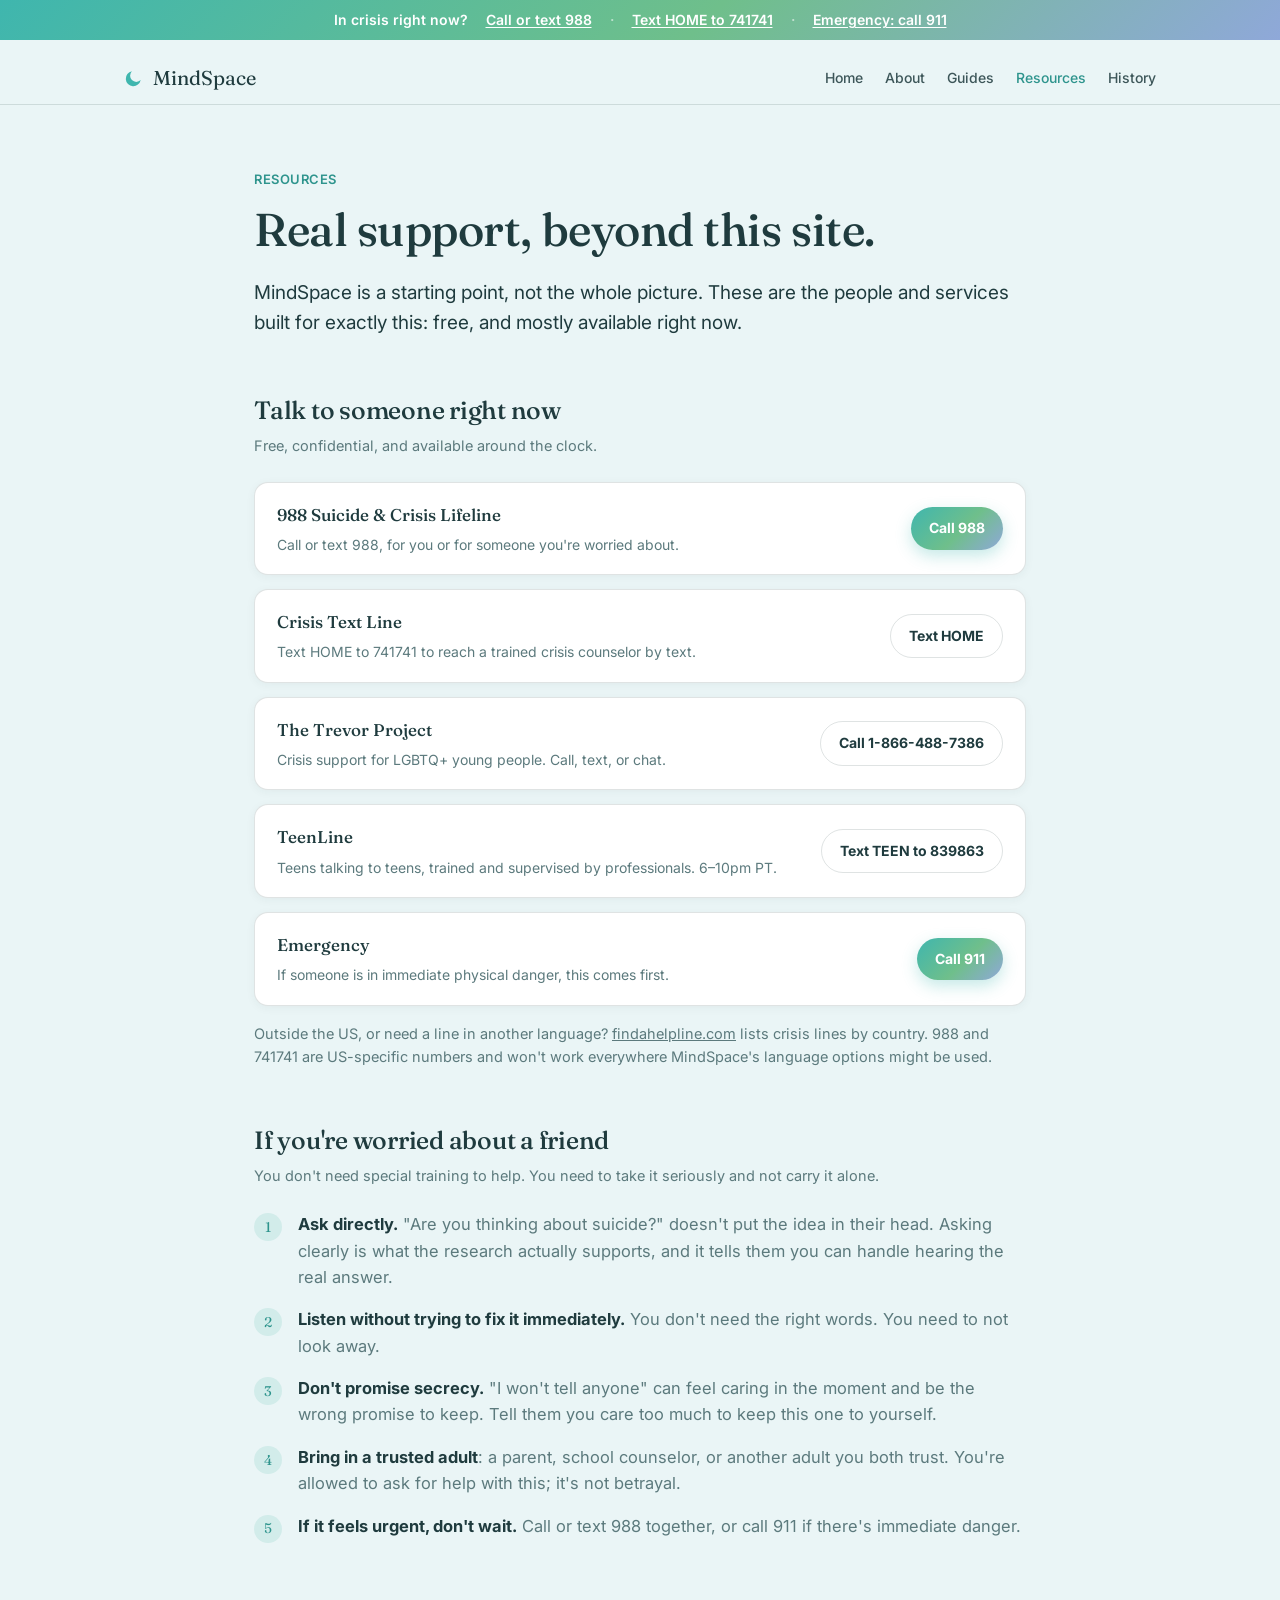
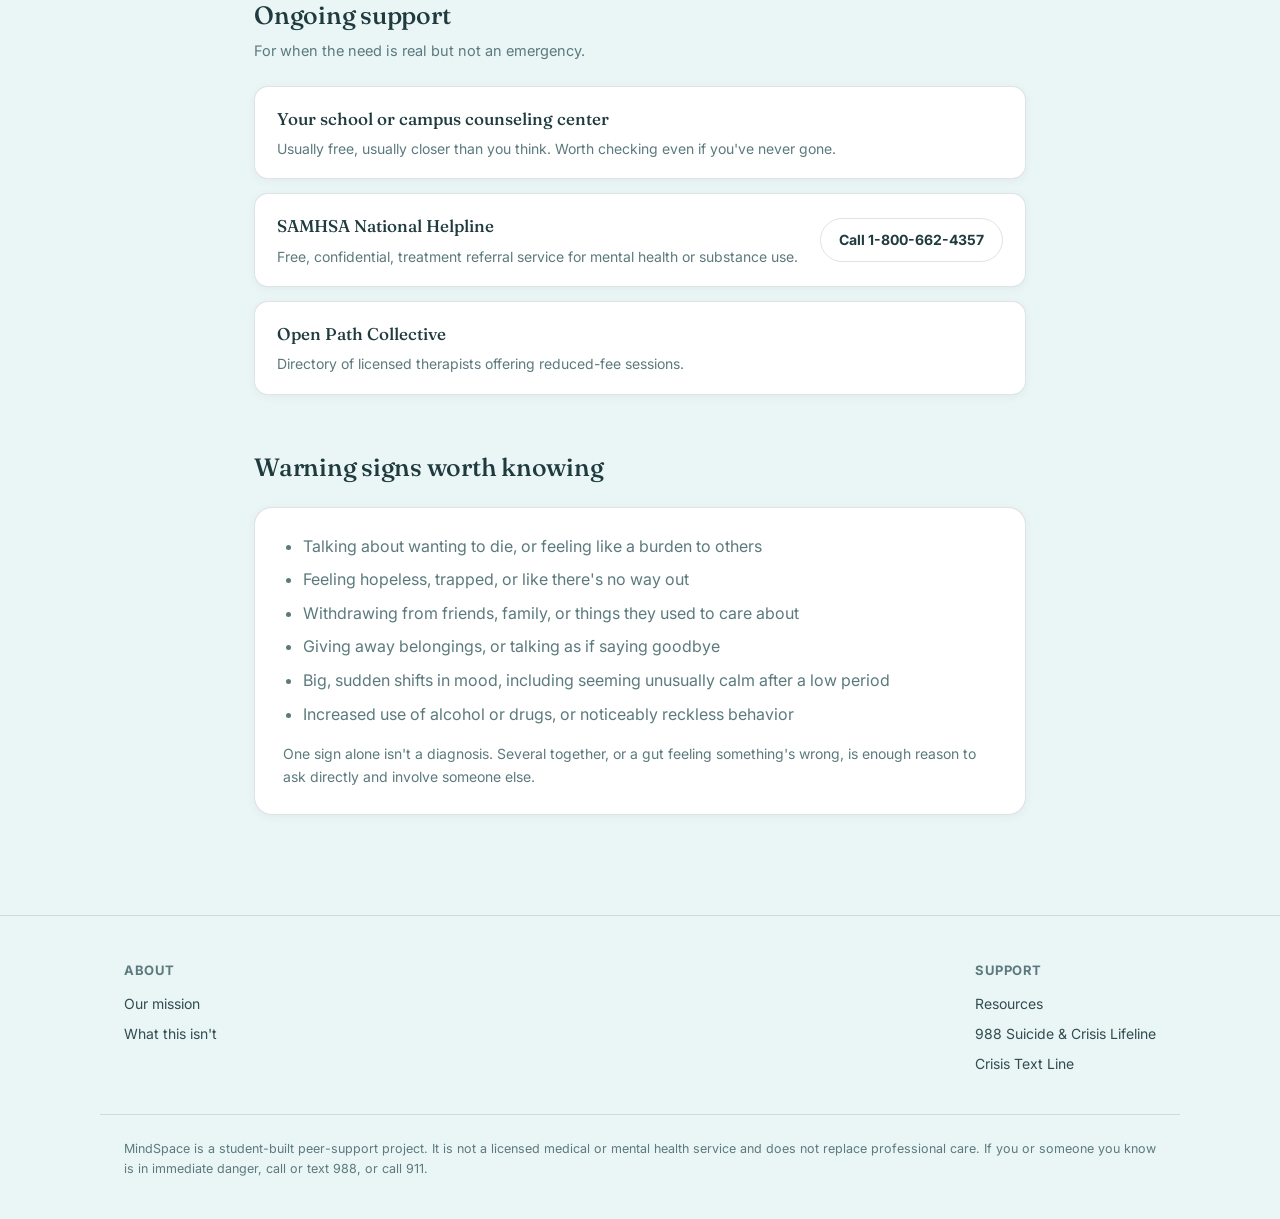
<file: resources.html>
<!DOCTYPE html>
<html lang="en">
<head>
<meta charset="UTF-8">
<meta name="viewport" content="width=device-width, initial-scale=1.0">
<title>Resources · MindSpace</title>
<meta name="description" content="Crisis lines, how to help a friend, and ongoing support options.">
<link rel="preconnect" href="https://fonts.googleapis.com">
<link href="https://fonts.googleapis.com/css2?family=Fraunces:opsz,wght@9..144,400;9..144,500;9..144,600&family=Inter:wght@400;500;600;700&display=swap" rel="stylesheet">
<style>
  :root{
    --night:#EAF5F6;
    --night-2:#FFFFFF;
    --night-3:#D2ECEA;
    --sand:#1F3B3E;
    --sand-dim:#5C7A7D;
    --amber:#3FB6AE;
    --amber-deep:#2E948D;
    --sage:#6FBF8B;
    --lavender:#8FA8D9;
    --sun:#FFC978;
    --line:rgba(31,59,62,0.14);
  --grad:linear-gradient(135deg, var(--amber) 0%, var(--sage) 55%, var(--lavender) 100%);
    --radius:18px;
    --font-display:'Fraunces', Georgia, serif;
    --font-body:'Inter', -apple-system, BlinkMacSystemFont, sans-serif;
  }
  *{box-sizing:border-box;}
  body{margin:0; background:var(--night); color:var(--sand); font-family:var(--font-body); line-height:1.6; -webkit-font-smoothing:antialiased;}
  a{color:inherit;}
  .wrap{max-width:820px; margin:0 auto; padding:0 24px;}

  .crisis-bar{position:sticky; top:0; z-index:100; background:var(--grad); color:#fff; font-weight:600; font-size:14px;}
  .crisis-bar .wrap{max-width:1080px; display:flex; flex-wrap:wrap; align-items:center; justify-content:center; gap:6px 18px; padding:9px 24px; text-align:center;}
  .crisis-bar a{text-decoration:underline; text-underline-offset:2px; white-space:nowrap;}
  .crisis-bar .sep{opacity:.55;}

  header.site{padding:22px 0 10px; border-bottom:1px solid var(--line);}
  header.site .wrap{max-width:1080px; display:flex; align-items:center; justify-content:space-between; flex-wrap:wrap; gap:14px;}
  .logo{display:flex; align-items:center; gap:9px; font-family:var(--font-display); font-size:20px; text-decoration:none;}
  .logo svg{width:20px; height:20px;}
  .nav-links{display:flex; gap:22px; font-size:14px; font-weight:500;}
  .nav-links a{text-decoration:none; opacity:.85;}
  .nav-links a:hover{opacity:1;}
  .nav-links a[aria-current="page"]{opacity:1; color:var(--amber-deep);}

  main{padding:64px 0 40px;}
  .eyebrow{font-size:13px; font-weight:600; color:var(--amber-deep); letter-spacing:.04em; text-transform:uppercase; margin-bottom:14px;}
  h1{font-family:var(--font-display); font-weight:500; font-size:clamp(32px,5vw,46px); line-height:1.12; margin:0 0 22px; letter-spacing:-.01em;}
  h2{font-family:var(--font-display); font-weight:500; font-size:25px; margin:52px 0 8px; letter-spacing:-.01em;}
  h3{font-family:var(--font-display); font-weight:500; font-size:17px; margin:0 0 6px;}
  p{color:var(--sand-dim); font-size:16.5px; margin:0 0 16px;}
  p.lede{color:var(--sand); font-size:19px; margin-bottom:0;}
  .section-note{font-size:14.5px; color:var(--sand-dim); margin-top:-4px; margin-bottom:24px;}

  .contact-list{display:grid; gap:14px; margin:20px 0;}
  .contact{
    display:flex; align-items:center; justify-content:space-between; gap:16px; flex-wrap:wrap;
    background:var(--night-2); border:1px solid var(--line); border-radius:14px; padding:18px 22px;
    box-shadow:0 2px 10px rgba(31,59,62,0.05);
  }
  .contact-info p{margin:0; font-size:14px;}
  .contact-cta{
    display:inline-flex; align-items:center; gap:8px; text-decoration:none;
    background:var(--grad); color:#fff; font-weight:700; font-size:14px;
    padding:10px 18px; border-radius:999px; white-space:nowrap;
    box-shadow:0 6px 16px rgba(63,182,174,0.3);
  }
  .contact-cta:hover{background:var(--amber-deep);}
  .contact-cta.ghost{background:transparent; box-shadow:none; border:1px solid var(--line); color:var(--sand);}
  .contact-cta.ghost:hover{border-color:var(--sage); color:var(--sage);}

  .friend-steps{display:grid; gap:16px; margin:20px 0;}
  .friend-step{display:flex; gap:16px; align-items:flex-start;}
  .friend-step .n{
    flex:none; width:28px; height:28px; border-radius:50%; background:var(--night-3);
    color:var(--amber-deep); font-family:var(--font-display); font-size:14px;
    display:flex; align-items:center; justify-content:center; margin-top:2px;
  }
  .friend-step p{margin:0;}
  .friend-step strong{color:var(--sand);}

  .warning-card{background:var(--night-2); border:1px solid var(--line); border-radius:var(--radius); padding:26px 28px; margin:20px 0; box-shadow:0 2px 10px rgba(31,59,62,0.05);}
  .warning-card ul{margin:0; padding-left:20px; color:var(--sand-dim);}
  .warning-card li{margin-bottom:8px;}
  .warning-card .foot-note{margin-top:16px; margin-bottom:0; font-size:14px;}

  footer{border-top:1px solid var(--line); padding:44px 0 40px; margin-top:40px;}
  footer .wrap{max-width:1080px; display:flex; flex-wrap:wrap; justify-content:space-between; gap:24px;}
  .foot-col h4{font-size:13px; text-transform:uppercase; letter-spacing:.04em; color:var(--sand-dim); margin:0 0 12px;}
  .foot-col a{display:block; text-decoration:none; font-size:14px; margin-bottom:8px; opacity:.9;}
  .foot-col a:hover{opacity:1; color:var(--amber-deep);}
  .foot-legal{max-width:1080px; margin:30px auto 0; padding:24px 24px 0; font-size:12.5px; color:var(--sand-dim); border-top:1px solid var(--line);}

  @media (prefers-reduced-motion: reduce){ *{transition:none !important; animation:none !important;} }
</style>
</head>
<body>

  <div class="crisis-bar" role="banner">
    <div class="wrap">
      <span>In crisis right now?</span>
      <a href="tel:988">Call or text 988</a>
      <span class="sep">·</span>
      <a href="sms:741741&body=HOME">Text HOME to 741741</a>
      <span class="sep">·</span>
      <a href="tel:911">Emergency: call 911</a>
    </div>
  </div>

  <header class="site">
    <div class="wrap">
      <a href="index.html" class="logo">
        <svg viewBox="0 0 24 24" fill="none"><path d="M20 14.5A9 9 0 1 1 9.5 4a7 7 0 0 0 10.5 10.5Z" fill="#3FB6AE"/></svg>
        MindSpace
      </a>
      <div class="nav-links">
        <a href="index.html">Home</a>
        <a href="about.html">About</a>
        <a href="guides.html">Guides</a>
        <a href="resources.html" aria-current="page">Resources</a>
        <a href="history.html">History</a>
      </div>
    </div>
  </header>

  <main>
    <div class="wrap">
      <div class="eyebrow">Resources</div>
      <h1>Real support, beyond this site.</h1>
      <p class="lede">MindSpace is a starting point, not the whole picture. These are the people and services built for exactly this: free, and mostly available right now.</p>

      <h2 id="now">Talk to someone right now</h2>
      <p class="section-note">Free, confidential, and available around the clock.</p>
      <div class="contact-list">
        <div class="contact">
          <div class="contact-info">
            <h3>988 Suicide & Crisis Lifeline</h3>
            <p>Call or text 988, for you or for someone you're worried about.</p>
          </div>
          <a class="contact-cta" href="tel:988">Call 988</a>
        </div>
        <div class="contact">
          <div class="contact-info">
            <h3>Crisis Text Line</h3>
            <p>Text HOME to 741741 to reach a trained crisis counselor by text.</p>
          </div>
          <a class="contact-cta ghost" href="sms:741741&body=HOME">Text HOME</a>
        </div>
        <div class="contact">
          <div class="contact-info">
            <h3>The Trevor Project</h3>
            <p>Crisis support for LGBTQ+ young people. Call, text, or chat.</p>
          </div>
          <a class="contact-cta ghost" href="tel:18664887386">Call 1-866-488-7386</a>
        </div>
        <div class="contact">
          <div class="contact-info">
            <h3>TeenLine</h3>
            <p>Teens talking to teens, trained and supervised by professionals. 6–10pm PT.</p>
          </div>
          <a class="contact-cta ghost" href="sms:839863&body=TEEN">Text TEEN to 839863</a>
        </div>
        <div class="contact">
          <div class="contact-info">
            <h3>Emergency</h3>
            <p>If someone is in immediate physical danger, this comes first.</p>
          </div>
          <a class="contact-cta" href="tel:911">Call 911</a>
        </div>
      </div>
      <p class="section-note">Outside the US, or need a line in another language? <a href="https://findahelpline.com" target="_blank" rel="noopener">findahelpline.com</a> lists crisis lines by country. 988 and 741741 are US-specific numbers and won't work everywhere MindSpace's language options might be used.</p>

      <h2>If you're worried about a friend</h2>
      <p class="section-note">You don't need special training to help. You need to take it seriously and not carry it alone.</p>
      <div class="friend-steps">
        <div class="friend-step">
          <div class="n">1</div>
          <p><strong>Ask directly.</strong> "Are you thinking about suicide?" doesn't put the idea in their head. Asking clearly is what the research actually supports, and it tells them you can handle hearing the real answer.</p>
        </div>
        <div class="friend-step">
          <div class="n">2</div>
          <p><strong>Listen without trying to fix it immediately.</strong> You don't need the right words. You need to not look away.</p>
        </div>
        <div class="friend-step">
          <div class="n">3</div>
          <p><strong>Don't promise secrecy.</strong> "I won't tell anyone" can feel caring in the moment and be the wrong promise to keep. Tell them you care too much to keep this one to yourself.</p>
        </div>
        <div class="friend-step">
          <div class="n">4</div>
          <p><strong>Bring in a trusted adult</strong>: a parent, school counselor, or another adult you both trust. You're allowed to ask for help with this; it's not betrayal.</p>
        </div>
        <div class="friend-step">
          <div class="n">5</div>
          <p><strong>If it feels urgent, don't wait.</strong> Call or text 988 together, or call 911 if there's immediate danger.</p>
        </div>
      </div>

      <h2>Ongoing support</h2>
      <p class="section-note">For when the need is real but not an emergency.</p>
      <div class="contact-list">
        <div class="contact">
          <div class="contact-info">
            <h3>Your school or campus counseling center</h3>
            <p>Usually free, usually closer than you think. Worth checking even if you've never gone.</p>
          </div>
        </div>
        <div class="contact">
          <div class="contact-info">
            <h3>SAMHSA National Helpline</h3>
            <p>Free, confidential, treatment referral service for mental health or substance use.</p>
          </div>
          <a class="contact-cta ghost" href="tel:18006624357">Call 1-800-662-4357</a>
        </div>
        <div class="contact">
          <div class="contact-info">
            <h3>Open Path Collective</h3>
            <p>Directory of licensed therapists offering reduced-fee sessions.</p>
          </div>
        </div>
      </div>

      <h2>Warning signs worth knowing</h2>
      <div class="warning-card">
        <ul>
          <li>Talking about wanting to die, or feeling like a burden to others</li>
          <li>Feeling hopeless, trapped, or like there's no way out</li>
          <li>Withdrawing from friends, family, or things they used to care about</li>
          <li>Giving away belongings, or talking as if saying goodbye</li>
          <li>Big, sudden shifts in mood, including seeming unusually calm after a low period</li>
          <li>Increased use of alcohol or drugs, or noticeably reckless behavior</li>
        </ul>
        <p class="foot-note">One sign alone isn't a diagnosis. Several together, or a gut feeling something's wrong, is enough reason to ask directly and involve someone else.</p>
      </div>
    </div>
  </main>

  <footer>
    <div class="wrap">
      <div class="foot-col">
        <h4>About</h4>
        <a href="about.html">Our mission</a>
        <a href="about.html#not">What this isn't</a>
      </div>
      <div class="foot-col">
        <h4>Support</h4>
        <a href="resources.html">Resources</a>
        <a href="tel:988">988 Suicide & Crisis Lifeline</a>
        <a href="sms:741741&body=HOME">Crisis Text Line</a>
      </div>
    </div>
    <p class="foot-legal">MindSpace is a student-built peer-support project. It is not a licensed medical or mental health service and does not replace professional care. If you or someone you know is in immediate danger, call or text 988, or call 911.</p>
  </footer>

</body>
</html>
</file>
<file: assets/avatar.css>
/* MindSpace — shared avatar animation styles. Loaded on every page that
   renders a guide avatar (index.html, chat.html). */
.avatar-face { display: block; }
.avatar-face .eye {
  transform-origin: center;
  transform-box: fill-box;
  animation: ms-blink 5s ease-in-out infinite;
  animation-delay: var(--blink-delay, 0s);
}
@keyframes ms-blink {
  0%, 92%, 100% { transform: scaleY(1); }
  95% { transform: scaleY(0.12); }
}
.avatar-face .avatar-mouth {
  transform-origin: center;
  transform-box: fill-box;
  transition: transform .12s ease;
}
.avatar-face.is-talking .avatar-mouth {
  animation: ms-talk 0.28s ease-in-out infinite alternate;
}
@keyframes ms-talk {
  from { transform: scaleY(0.45); }
  to   { transform: scaleY(1.7); }
}
.avatar-face.idle-bob {
  animation: ms-bob 4.5s ease-in-out infinite;
}
@keyframes ms-bob {
  0%, 100% { transform: translateY(0); }
  50%      { transform: translateY(-3px); }
}
@media (prefers-reduced-motion: reduce) {
  .avatar-face, .avatar-face * { animation: none !important; }
}
</file>
